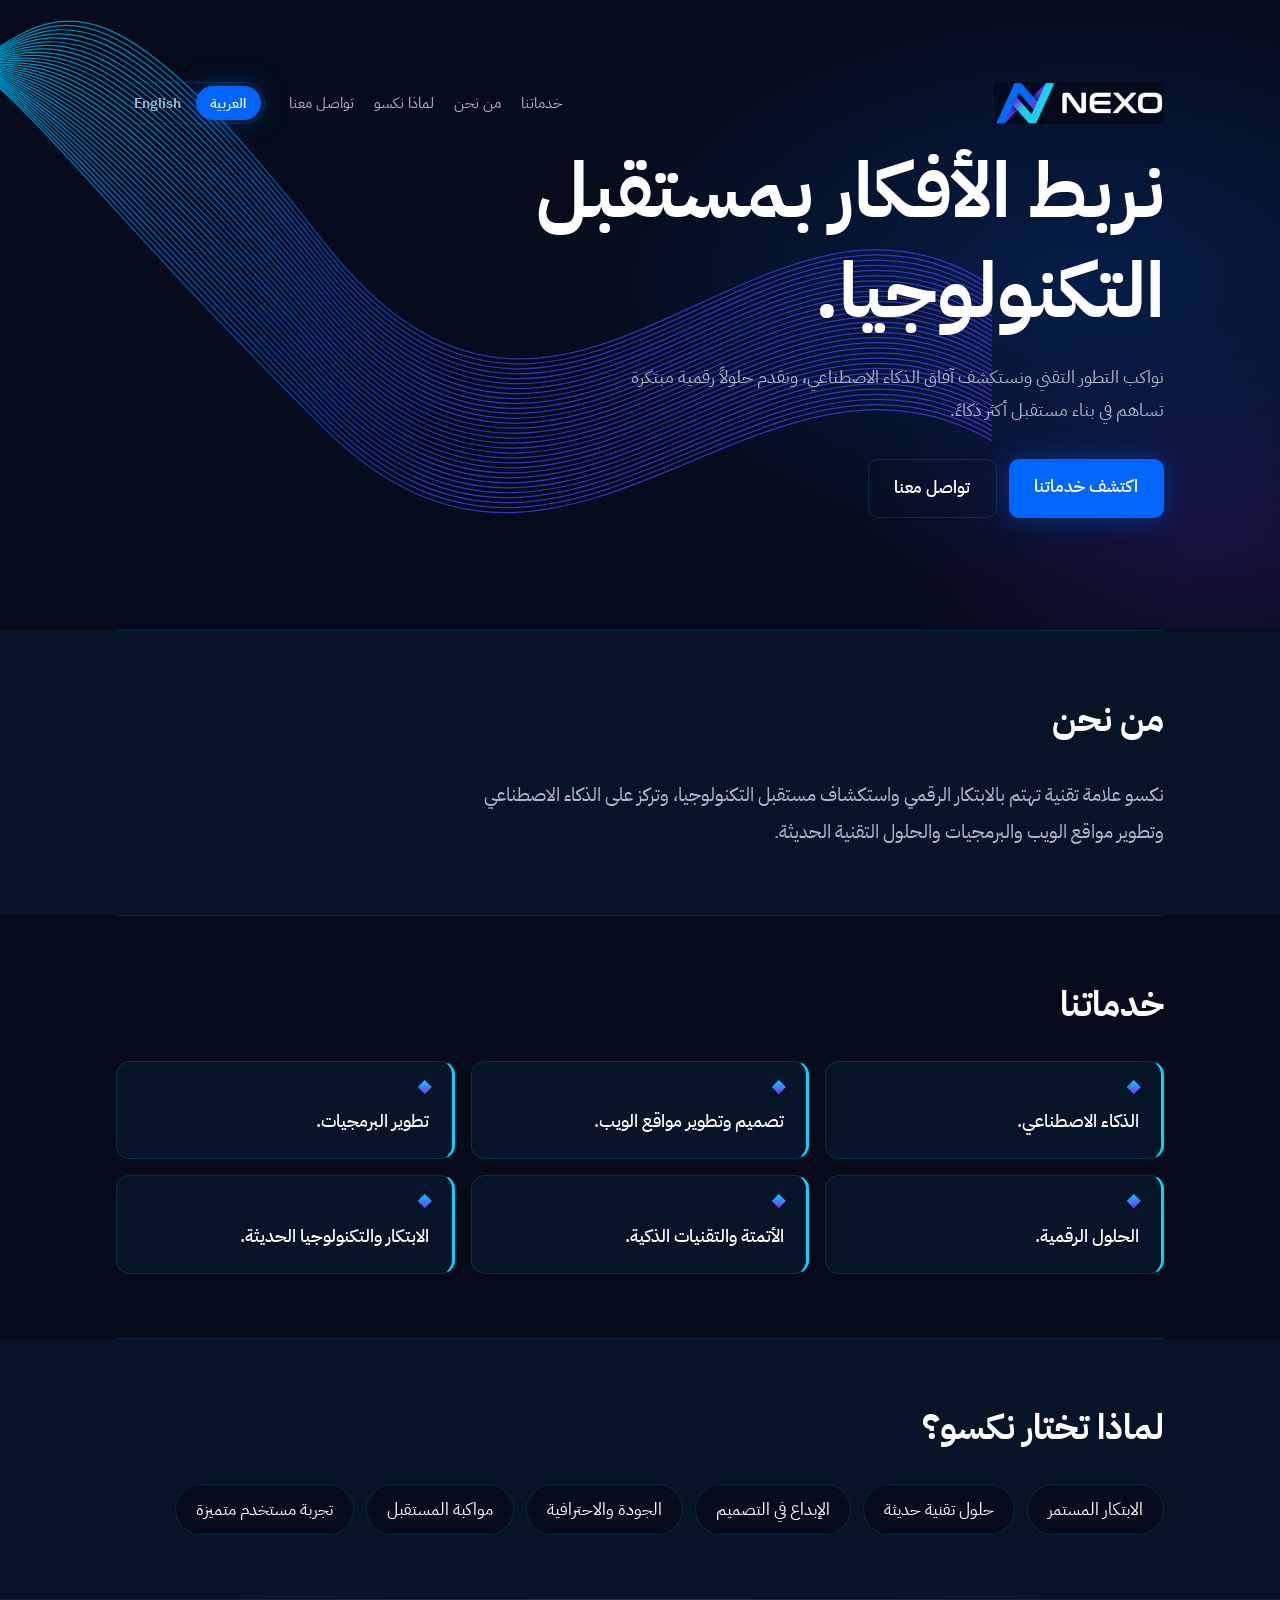
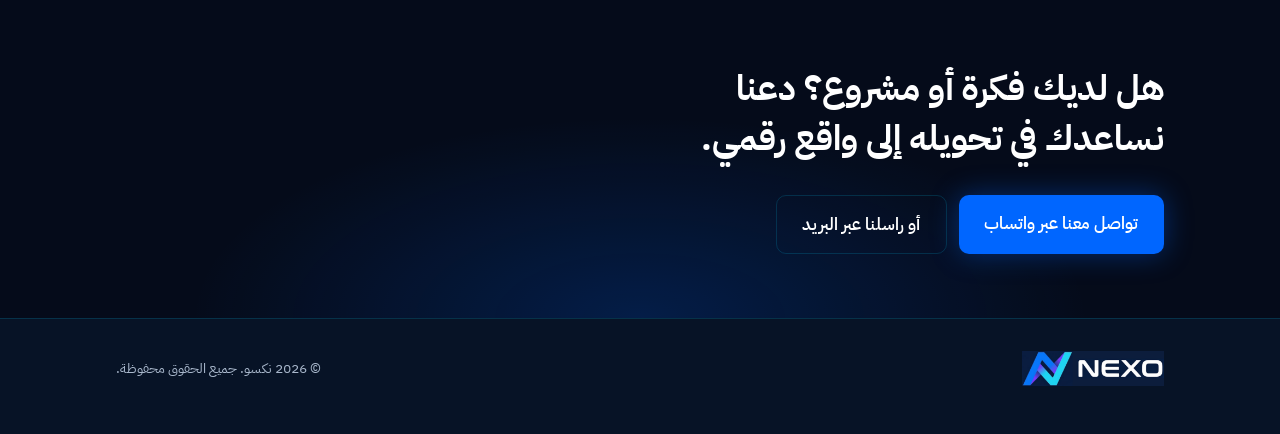
<file: index.html>
<!DOCTYPE html>
<html lang="ar" dir="rtl">
<head>
<meta charset="utf-8">
<meta name="viewport" content="width=device-width, initial-scale=1, viewport-fit=cover">
<title>نكسو | نربط الأفكار بمستقبل التكنولوجيا</title>
<meta name="description" content="نكسو علامة تقنية تهتم بالذكاء الاصطناعي وتطوير مواقع الويب والبرمجيات والحلول الرقمية المبتكرة.">
<link rel="stylesheet" href="https://fonts.googleapis.com/css2?family=IBM+Plex+Sans+Arabic:wght@400;500;700&family=Manrope:wght@400;600;700;800&display=swap">
<style>
:root{
  --navy-deep:#050B1A; --navy:#071326;
  --blue:#0066FF; --cyan:#00D4FF; --purple:#7B2CFF;
  --white:#FFFFFF; --gray:#A9B8CC;
  --g-bc:linear-gradient(135deg,#0066FF,#00D4FF);
  --g-bp:linear-gradient(135deg,#0066FF,#7B2CFF);
  --g-cp:linear-gradient(135deg,#00D4FF,#7B2CFF);
  --line:rgba(0,212,255,.16);
  --glow-blue:0 0 28px rgba(0,102,255,.38);
  --glow-cyan:0 0 24px rgba(0,212,255,.16);
  color-scheme:dark;
  box-sizing:border-box;
  padding-top:env(safe-area-inset-top,0px);
  padding-bottom:env(safe-area-inset-bottom,0px);
}
html{scroll-padding-top:env(safe-area-inset-top,0px);scroll-behavior:smooth}
*,*::before,*::after{box-sizing:inherit}
body{margin:0;overflow-x:clip;background:var(--navy-deep);color:var(--white);font-family:"IBM Plex Sans Arabic",Tahoma,"Segoe UI",system-ui,sans-serif;font-size:1.0625rem;line-height:1.85}
html:lang(en) body{font-family:Manrope,system-ui,-apple-system,"Segoe UI",Arial,sans-serif;line-height:1.7}
a{color:var(--cyan)}
:focus-visible{outline:3px solid var(--cyan);outline-offset:3px;border-radius:4px}
.wrap{max-width:68rem;margin:0 auto;padding:0 1.25rem}
.logo{display:block;height:2.6rem;aspect-ratio:520/128;background:url("[data-uri]") center/contain no-repeat;mix-blend-mode:screen}

header.top{display:flex;justify-content:space-between;align-items:center;gap:.75rem 1.5rem;flex-wrap:wrap;padding:1.1rem 0;position:relative;z-index:2}
.brand{display:block;text-decoration:none;direction:ltr}
.right{display:flex;align-items:center;gap:1.25rem 1.5rem;flex-wrap:wrap}
nav{display:flex;gap:1.25rem;flex-wrap:wrap}
nav a{color:var(--gray);text-decoration:none;font-size:.95rem}
nav a:hover{color:var(--white);text-decoration:underline;text-decoration-color:var(--cyan);text-underline-offset:6px}
.lang{display:inline-flex;border:1px solid var(--line);border-radius:999px;padding:3px}
.lang button{font:inherit;font-size:.9rem;font-weight:600;cursor:pointer;border:0;background:transparent;color:var(--gray);padding:.25rem .9rem;border-radius:999px}
.lang button[aria-pressed="true"]{background:var(--blue);color:var(--white);box-shadow:var(--glow-blue)}

.hero{position:relative;overflow:hidden;background:radial-gradient(60% 70% at 85% 45%,rgba(0,102,255,.20),transparent 70%),radial-gradient(40% 50% at 95% 85%,rgba(123,44,255,.14),transparent 70%),var(--navy-deep)}
.hero .wrap{position:relative;z-index:1;padding-top:4rem;padding-bottom:7rem}
.hero h1{margin:0 0 1.25rem;font-size:clamp(2.4rem,8.5vw,4.8rem);line-height:1.3;font-weight:700;max-width:15ch;color:var(--white)}
html:lang(en) .hero h1{line-height:1.1;max-width:12ch;font-weight:800}
.hero p.lead{margin:0 0 2rem;max-width:34rem;color:var(--gray);font-size:1.1rem}
.btns{display:flex;gap:.75rem;flex-wrap:wrap}
.btn{display:inline-block;padding:.8rem 1.6rem;border-radius:10px;background:var(--blue);color:var(--white);text-decoration:none;font-weight:600;box-shadow:var(--glow-blue)}
.btn:hover{background:var(--g-bc)}
.btn.ghost{background:transparent;color:var(--white);border:1px solid var(--line);box-shadow:none}
.btn.ghost:hover{background:transparent;border-color:var(--cyan);box-shadow:var(--glow-cyan)}
.waves{position:absolute;top:0;bottom:0;inset-inline-end:0;width:min(110%,62rem);height:100%;z-index:0;pointer-events:none;opacity:.7}
html[dir="rtl"] .waves{transform:scaleX(-1)}

section{position:relative;isolation:isolate;padding:4rem 0;border-top:1px solid var(--line)}
section.alt::before{content:"";position:absolute;top:0;bottom:0;left:50%;width:100vw;transform:translateX(-50%);background:var(--navy);z-index:-1}
section h2{margin:0 0 2rem;font-size:clamp(1.6rem,4vw,2.2rem);line-height:1.4;font-weight:700;color:var(--white)}
.about p{max-width:44rem;margin:0;font-size:1.2rem;line-height:1.95;color:var(--gray)}
.rows{list-style:none;margin:0;padding:0;display:grid;grid-template-columns:1fr;gap:1rem}
.rows li{padding:1.25rem 1.4rem;background:var(--navy);border:1px solid var(--line);border-inline-start:3px solid var(--cyan);border-radius:14px;font-size:1.15rem;font-weight:500;color:var(--white)}
.rows li::before{content:"";display:block;width:.6rem;height:.6rem;margin-bottom:.8rem;background:var(--g-cp);transform:rotate(45deg)}
.rows li:hover{box-shadow:var(--glow-cyan)}
.chips{list-style:none;margin:0;padding:0;display:flex;flex-wrap:wrap;gap:.75rem}
.chips li{padding:.55rem 1.25rem;background:var(--navy-deep);border:1px solid var(--line);border-radius:999px;color:var(--white)}
.cta{background:radial-gradient(50% 90% at 50% 100%,rgba(0,102,255,.20),transparent 70%),var(--navy-deep)}
.cta h2{max-width:34rem}
footer{padding:2rem 0 3rem;color:var(--gray);font-size:.9rem;background:var(--navy);border-top:1px solid var(--line)}
footer .wrap{display:flex;justify-content:space-between;align-items:center;gap:1rem;flex-wrap:wrap}
footer .logo{height:2.2rem}

@media (min-width:760px){.rows{grid-template-columns:1fr 1fr}}
@media (min-width:1020px){.rows{grid-template-columns:repeat(3,1fr)}}
@media (prefers-reduced-motion:reduce){html{scroll-behavior:auto}}
</style>
</head>
<body>
<svg width="0" height="0" style="position:absolute" aria-hidden="true" focusable="false">
  <defs>
    <linearGradient id="wg" x1="0" y1="1" x2="1" y2="0">
      <stop offset="0" style="stop-color:var(--purple)"/>
      <stop offset=".5" style="stop-color:var(--blue)"/>
      <stop offset="1" style="stop-color:var(--cyan)"/>
    </linearGradient>
  </defs>
</svg>

<div class="hero">
  <svg class="waves" viewBox="0 0 800 600" preserveAspectRatio="xMaxYMid slice" aria-hidden="true" focusable="false">
    <g id="waves" fill="none" stroke="url(#wg)" stroke-width="1"></g>
  </svg>
  <div class="wrap">
    <header class="top">
      <a class="brand" href="#top" aria-label="NEXO"><span class="logo" aria-hidden="true"></span></a>
      <div class="right">
        <nav data-i18n-aria="aria_nav">
          <a href="#services" data-i18n="nav_services"></a>
          <a href="#about" data-i18n="nav_about"></a>
          <a href="#why" data-i18n="nav_why"></a>
          <a href="#contact" data-i18n="nav_contact"></a>
        </nav>
        <div class="lang" role="group" data-i18n-aria="aria_lang">
          <button type="button" data-l="ar" lang="ar" aria-pressed="true">العربية</button>
          <button type="button" data-l="en" lang="en" aria-pressed="false">English</button>
        </div>
      </div>
    </header>
    <main id="top">
      <h1 data-i18n="hero_title"></h1>
      <p class="lead" data-i18n="hero_desc"></p>
      <div class="btns">
        <a class="btn" href="#services" data-i18n="btn_services"></a>
        <a class="btn ghost" href="#contact" data-i18n="btn_contact"></a>
      </div>
    </main>
  </div>
</div>

<div class="wrap">
  <section id="about" class="about alt">
    <h2 data-i18n="about_h"></h2>
    <p data-i18n="about_p"></p>
  </section>

  <section id="services">
    <h2 data-i18n="services_h"></h2>
    <ul class="rows">
      <li data-i18n="s1"></li><li data-i18n="s2"></li><li data-i18n="s3"></li>
      <li data-i18n="s4"></li><li data-i18n="s5"></li><li data-i18n="s6"></li>
    </ul>
  </section>

  <section id="why" class="alt">
    <h2 data-i18n="why_h"></h2>
    <ul class="chips">
      <li data-i18n="w1"></li><li data-i18n="w2"></li><li data-i18n="w3"></li>
      <li data-i18n="w4"></li><li data-i18n="w5"></li><li data-i18n="w6"></li>
    </ul>
  </section>
</div>

<section id="contact" class="cta">
  <div class="wrap">
    <h2 data-i18n="contact_h"></h2>
    <div class="btns">
      <a class="btn" href="https://wa.me/9647857095892" data-i18n="btn_wa"></a>
      <a class="btn ghost" href="mailto:nexodeveloper888@gmail.com" data-i18n="btn_mail"></a>
    </div>
  </div>
</section>

<footer>
  <div class="wrap">
    <a class="brand" href="#top" aria-label="NEXO"><span class="logo" aria-hidden="true"></span></a>
    <span data-i18n="footer"></span>
  </div>
</footer>

<script type="application/json" id="i18n">
{
"ar":{
"title":"نكسو | نربط الأفكار بمستقبل التكنولوجيا",
"desc":"نكسو علامة تقنية تهتم بالذكاء الاصطناعي وتطوير مواقع الويب والبرمجيات والحلول الرقمية المبتكرة.",
"aria_nav":"أقسام الموقع","aria_lang":"اللغة",
"nav_services":"خدماتنا","nav_about":"من نحن","nav_why":"لماذا نكسو","nav_contact":"تواصل معنا",
"hero_title":"نربط الأفكار بمستقبل التكنولوجيا.",
"hero_desc":"نواكب التطور التقني ونستكشف آفاق الذكاء الاصطناعي، ونقدم حلولاً رقمية مبتكرة تساهم في بناء مستقبل أكثر ذكاءً.",
"btn_services":"اكتشف خدماتنا","btn_contact":"تواصل معنا",
"about_h":"من نحن",
"about_p":"نكسو علامة تقنية تهتم بالابتكار الرقمي واستكشاف مستقبل التكنولوجيا، وتركز على الذكاء الاصطناعي وتطوير مواقع الويب والبرمجيات والحلول التقنية الحديثة.",
"services_h":"خدماتنا",
"s1":"الذكاء الاصطناعي.","s2":"تصميم وتطوير مواقع الويب.","s3":"تطوير البرمجيات.","s4":"الحلول الرقمية.","s5":"الأتمتة والتقنيات الذكية.","s6":"الابتكار والتكنولوجيا الحديثة.",
"why_h":"لماذا تختار نكسو؟",
"w1":"الابتكار المستمر","w2":"حلول تقنية حديثة","w3":"الإبداع في التصميم","w4":"الجودة والاحترافية","w5":"مواكبة المستقبل","w6":"تجربة مستخدم متميزة",
"contact_h":"هل لديك فكرة أو مشروع؟ دعنا نساعدك في تحويله إلى واقع رقمي.",
"btn_wa":"تواصل معنا عبر واتساب","btn_mail":"أو راسلنا عبر البريد",
"footer":"© 2026 نكسو. جميع الحقوق محفوظة."
},
"en":{
"title":"NEXO | Connecting ideas to the future of technology",
"desc":"NEXO is a technology brand focused on artificial intelligence, web development, software and innovative digital solutions.",
"aria_nav":"Site sections","aria_lang":"Language",
"nav_services":"Services","nav_about":"About us","nav_why":"Why NEXO","nav_contact":"Contact",
"hero_title":"We connect ideas to the future of technology.",
"hero_desc":"We keep pace with technological progress and explore the horizons of artificial intelligence, delivering innovative digital solutions that help build a smarter future.",
"btn_services":"Discover our services","btn_contact":"Contact us",
"about_h":"About us",
"about_p":"NEXO is a technology brand dedicated to digital innovation and exploring the future of technology, with a focus on artificial intelligence, web development, software and modern technical solutions.",
"services_h":"Our services",
"s1":"Artificial intelligence.","s2":"Website design and development.","s3":"Software development.","s4":"Digital solutions.","s5":"Automation and smart technologies.","s6":"Innovation and modern technology.",
"why_h":"Why choose NEXO?",
"w1":"Continuous innovation","w2":"Modern technical solutions","w3":"Creative design","w4":"Quality and professionalism","w5":"Keeping pace with the future","w6":"An outstanding user experience",
"contact_h":"Have an idea or a project? Let us help you turn it into a digital reality.",
"btn_wa":"Contact us on WhatsApp","btn_mail":"Or email us",
"footer":"© 2026 NEXO. All rights reserved."
}
}
</script>
<script>
(function(){
  var D=JSON.parse(document.getElementById('i18n').textContent);
  var root=document.documentElement;
  var meta=document.querySelector('meta[name="description"]');
  var btns=document.querySelectorAll('.lang button');

  function apply(l){
    var t=D[l];
    root.lang=l;
    root.dir=(l==='ar')?'rtl':'ltr';
    document.title=t.title;
    meta.setAttribute('content',t.desc);
    document.querySelectorAll('[data-i18n]').forEach(function(el){el.textContent=t[el.getAttribute('data-i18n')];});
    document.querySelectorAll('[data-i18n-aria]').forEach(function(el){el.setAttribute('aria-label',t[el.getAttribute('data-i18n-aria')]);});
    btns.forEach(function(b){b.setAttribute('aria-pressed',b.getAttribute('data-l')===l?'true':'false');});
    try{localStorage.setItem('nexo-lang',l);}catch(e){}
  }

  var start='ar';
  try{var s=localStorage.getItem('nexo-lang');if(s==='ar'||s==='en'){start=s;}}catch(e){}
  apply(start);
  btns.forEach(function(b){b.addEventListener('click',function(){apply(b.getAttribute('data-l'));});});

  var g=document.getElementById('waves'),h='';
  for(var i=0;i<32;i++){
    var o=i/31*150;
    h+='<path d="M-40 '+(430-o*.8)+' C 170 '+(250-o)+' 330 '+(600-o*.6)+' 540 '+(390-o)+' S 760 '+(140-o*.4)+' 860 '+(70+o*.3)+'"/>';
  }
  g.innerHTML=h;
})();
</script>
</body>
</html>
</file>
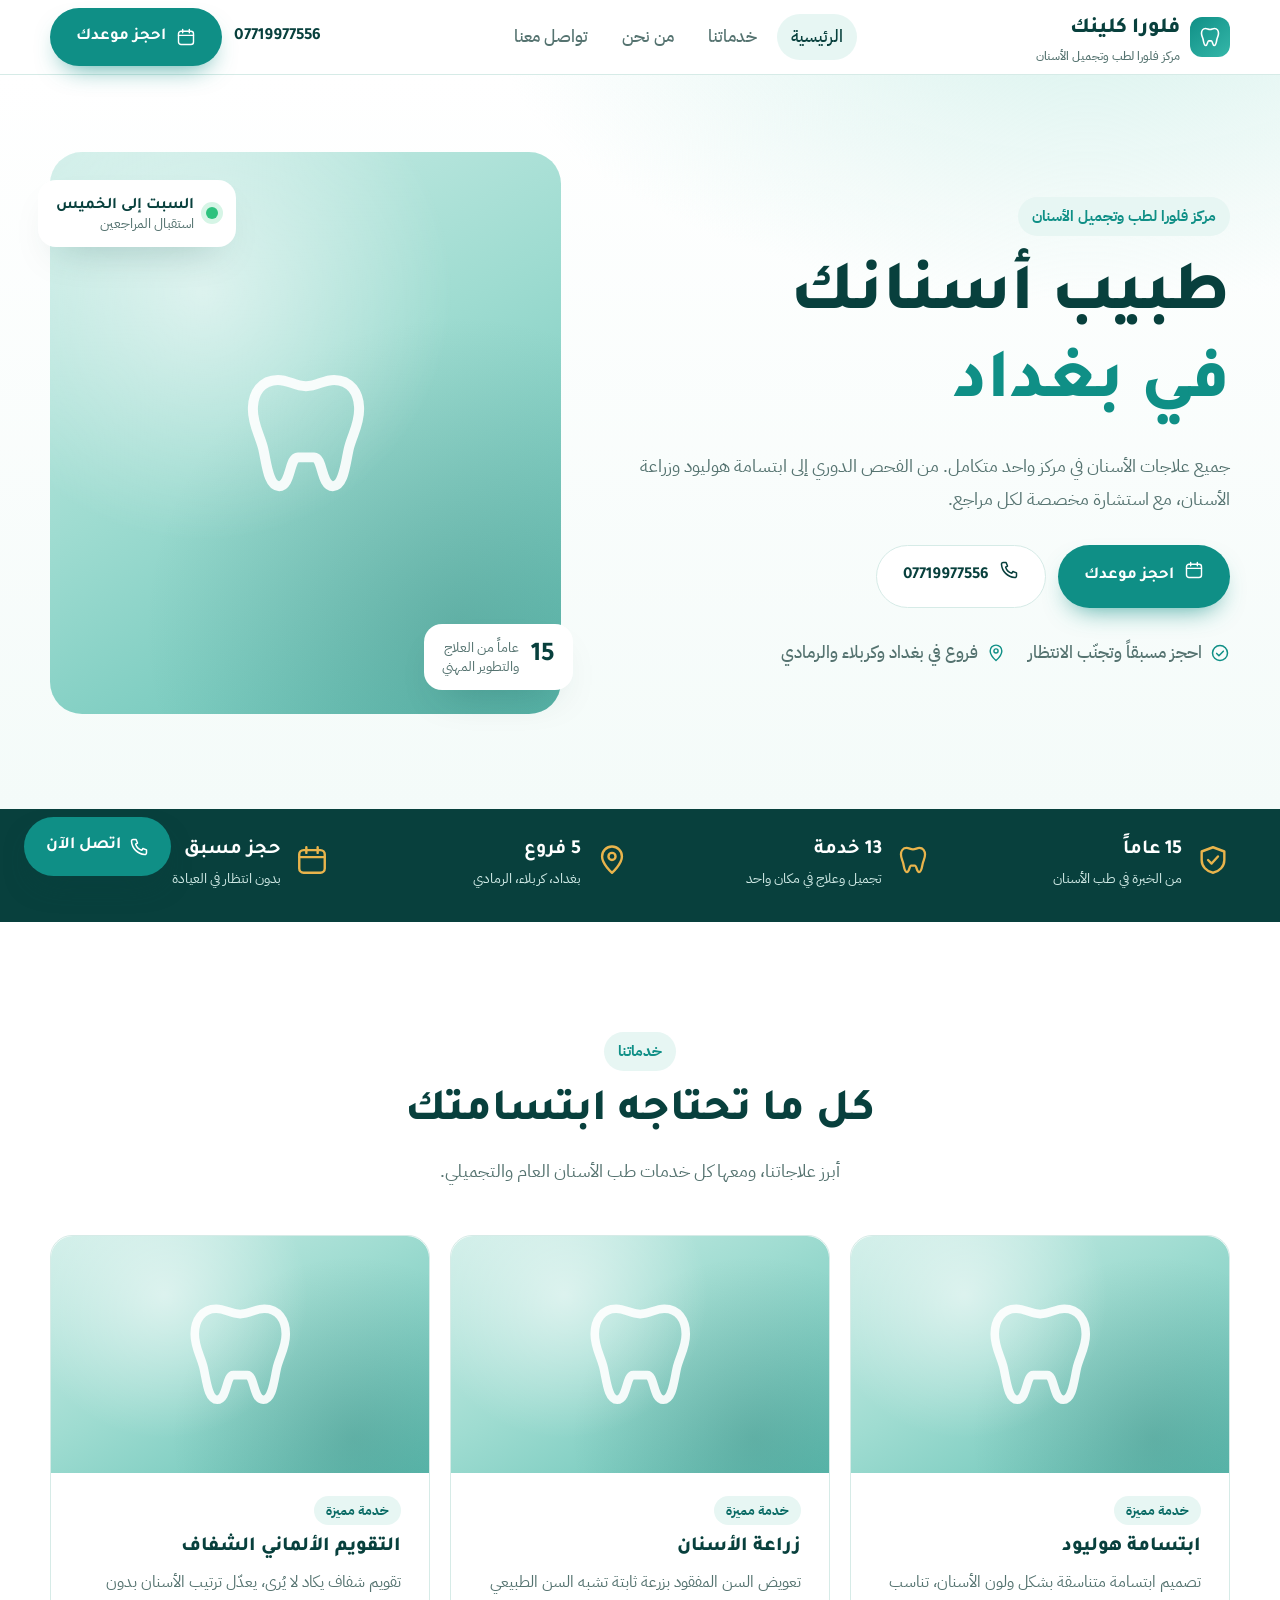
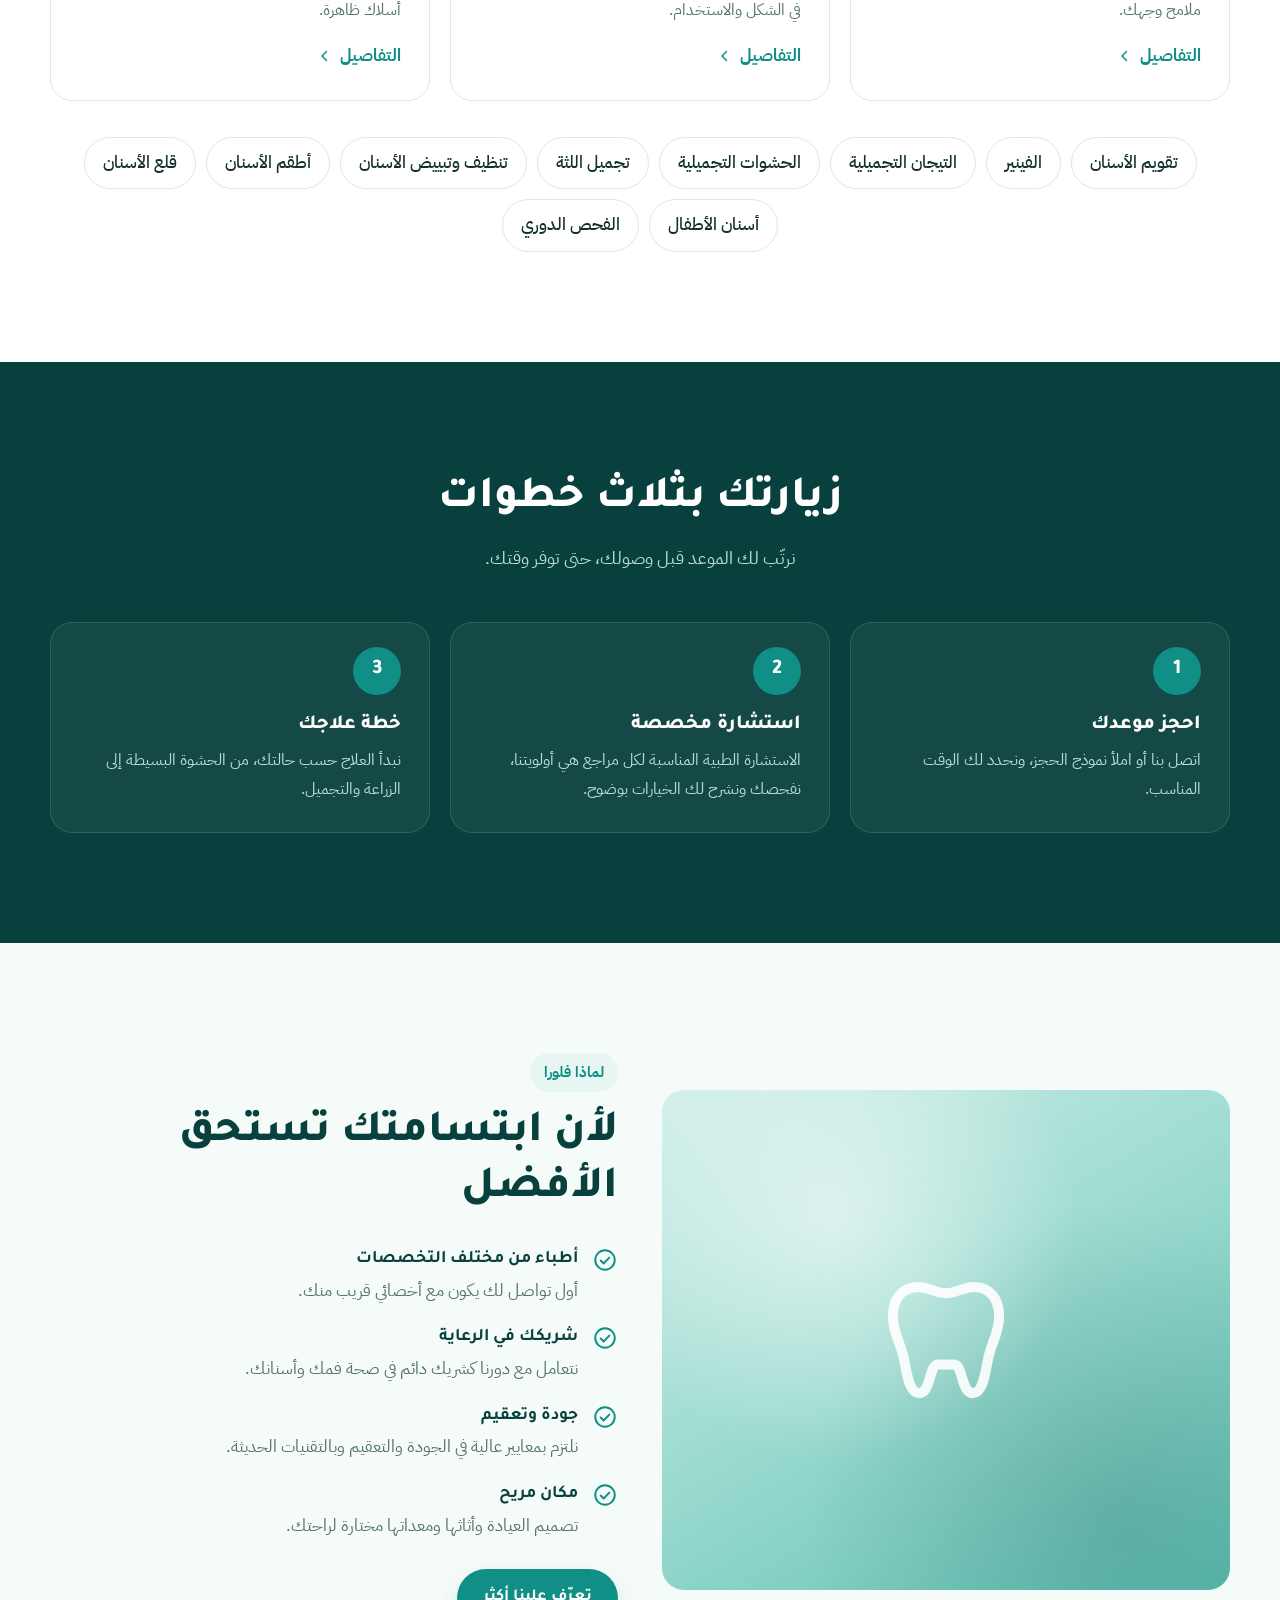
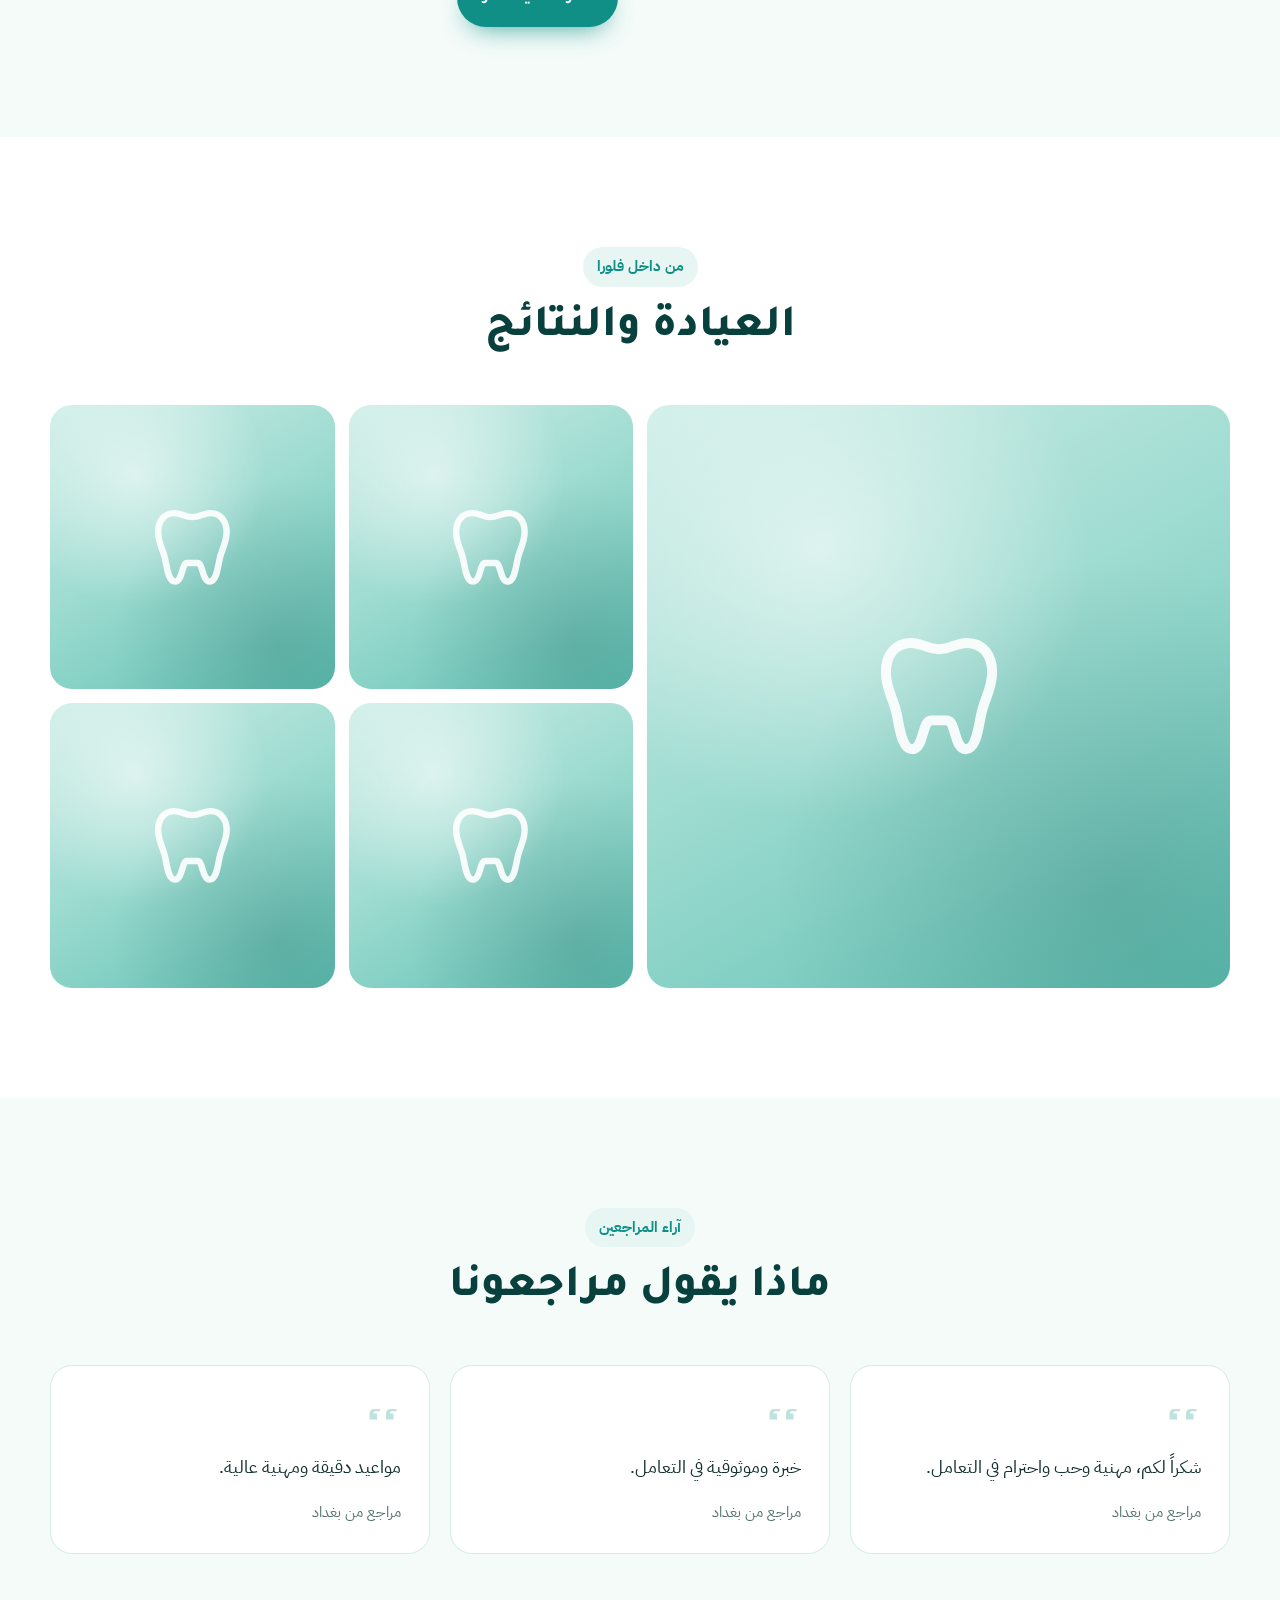
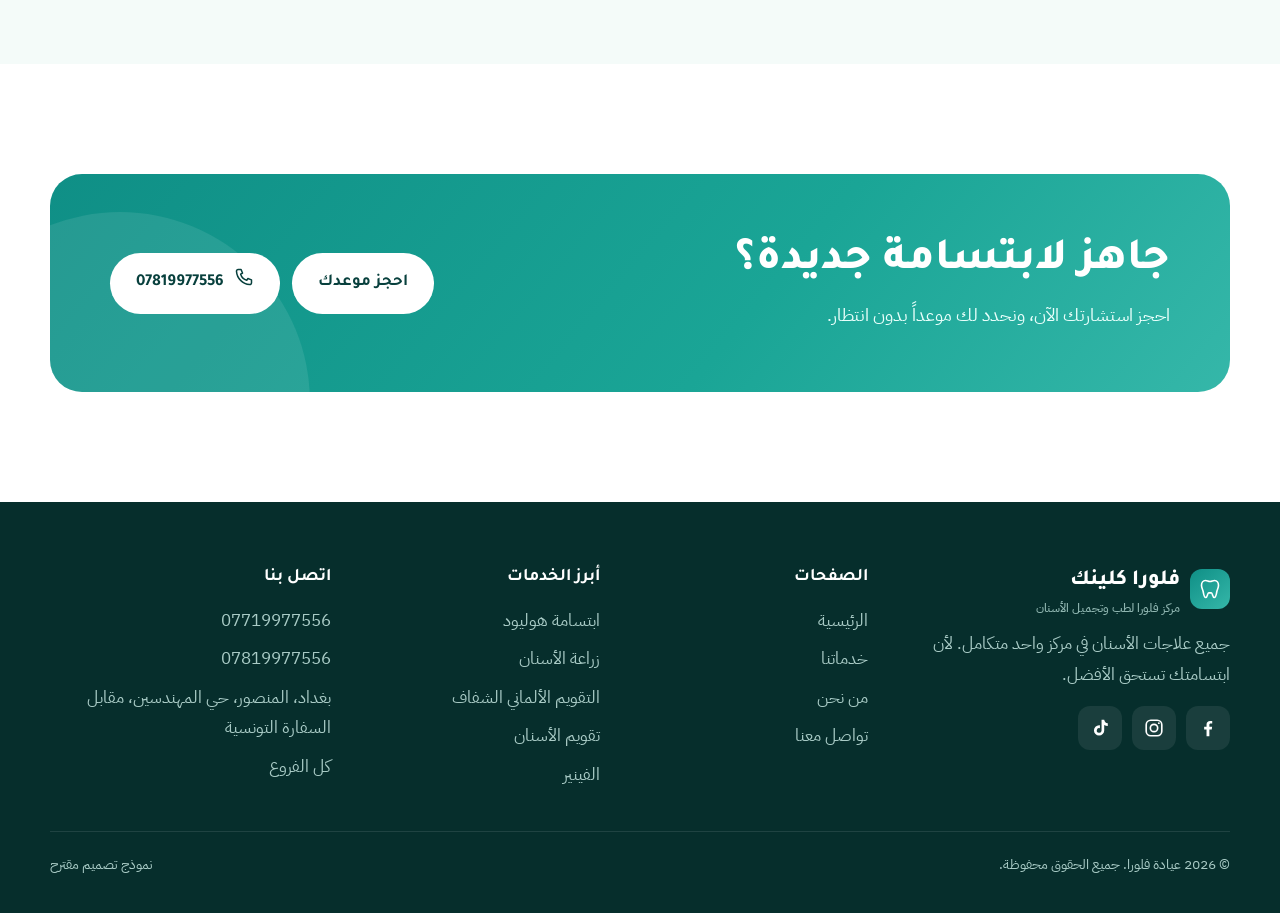
<file: demo/flora/index.html>
<!DOCTYPE html>
<html lang="ar" dir="rtl">
<head>
<meta charset="utf-8">
<meta name="viewport" content="width=device-width, initial-scale=1">
<meta name="robots" content="noindex, nofollow">
<title>فلورا كلينك | مركز فلورا لطب وتجميل الأسنان في بغداد</title>
<meta name="description" content="مركز فلورا لطب وتجميل الأسنان في بغداد. ابتسامة هوليود، زراعة الأسنان، التقويم الشفاف وكل علاجات الأسنان في مركز واحد.">
<link rel="preload" href="fonts/tajawal-arabic-800-normal.woff2" as="font" type="font/woff2" crossorigin>
<link rel="stylesheet" href="style.css">
</head>
<body data-page="index">

<!-- HERO -->
<section class="hero">
  <div class="wrap hero-grid">
    <div>
      <span class="eyebrow">مركز فلورا لطب وتجميل الأسنان</span>
      <h1 class="fade-words" style="margin-top:18px"><span data-line>طبيب أسنانك</span><br><span class="accent" data-line>في بغداد</span></h1>
      <p class="lead">جميع علاجات الأسنان في مركز واحد متكامل. من الفحص الدوري إلى ابتسامة هوليود وزراعة الأسنان، مع استشارة مخصصة لكل مراجع.</p>
      <div class="hero-actions">
        <a class="btn btn-main" href="contact.html#book"><span data-icon="cal"></span> احجز موعدك</a>
        <a class="btn btn-ghost" href="tel:+9647719977556"><span data-icon="phone"></span> <span class="ltr">07719977556</span></a>
      </div>
      <div class="hero-meta">
        <span><span data-icon="check"></span> احجز مسبقاً وتجنّب الانتظار</span>
        <span><span data-icon="pin"></span> فروع في بغداد وكربلاء والرمادي</span>
      </div>
    </div>
    <div class="hero-art">
      <!-- CONFIRM: replace with a real photo of the clinic or the doctor (4:4.4). No real photo available yet. -->
      <div class="ph" role="img" aria-label="صورة العيادة"></div>
      <div class="float-card fc-1"><b data-count="15">15</b><small>عاماً من العلاج<br>والتطوير المهني</small></div>
      <!-- CONFIRM: opening hours. Contact page says Sat to Thu 8:00 to 20:00, help line says 8:00 to 18:00. -->
      <div class="float-card fc-2"><span class="dot"></span><small><b style="font-size:1rem">السبت إلى الخميس</b><br>استقبال المراجعين</small></div>
    </div>
  </div>
</section>

<!-- TRUST BAR -->
<div class="trust">
  <div class="wrap trust-grid">
    <div class="trust-item"><span data-icon="shield"></span><div><b>15 عاماً</b><small>من الخبرة في طب الأسنان</small></div></div>
    <div class="trust-item"><span data-icon="tooth"></span><div><b>13 خدمة</b><small>تجميل وعلاج في مكان واحد</small></div></div>
    <div class="trust-item"><span data-icon="pin"></span><div><b>5 فروع</b><small>بغداد، كربلاء، الرمادي</small></div></div>
    <div class="trust-item"><span data-icon="cal"></span><div><b>حجز مسبق</b><small>بدون انتظار في العيادة</small></div></div>
  </div>
</div>

<!-- SERVICES -->
<section>
  <div class="wrap">
    <div class="sec-head reveal">
      <span class="eyebrow">خدماتنا</span>
      <h2 style="margin-top:14px">كل ما تحتاجه ابتسامتك</h2>
      <p class="lead">أبرز علاجاتنا، ومعها كل خدمات طب الأسنان العام والتجميلي.</p>
    </div>
    <div class="grid g3" id="featured"></div>
    <div class="chips reveal" id="chips"></div>
  </div>
</section>

<!-- HOW IT WORKS -->
<section class="dark">
  <div class="wrap">
    <div class="sec-head reveal">
      <h2>زيارتك بثلاث خطوات</h2>
      <p class="lead" style="color:#b9dcd7">نرتّب لك الموعد قبل وصولك، حتى توفر وقتك.</p>
    </div>
    <div class="grid g3 steps">
      <div class="card step reveal"><h3>احجز موعدك</h3><p>اتصل بنا أو املأ نموذج الحجز، ونحدد لك الوقت المناسب.</p></div>
      <div class="card step reveal"><h3>استشارة مخصصة</h3><p>الاستشارة الطبية المناسبة لكل مراجع هي أولويتنا، نفحصك ونشرح لك الخيارات بوضوح.</p></div>
      <div class="card step reveal"><h3>خطة علاجك</h3><p>نبدأ العلاج حسب حالتك، من الحشوة البسيطة إلى الزراعة والتجميل.</p></div>
    </div>
  </div>
</section>

<!-- WHY US -->
<section class="tint">
  <div class="wrap split">
    <div class="reveal">
      <!-- CONFIRM: replace with a real photo of the clinic interior or equipment. -->
      <div class="ph" role="img" aria-label="داخل العيادة"></div>
    </div>
    <div class="reveal">
      <span class="eyebrow">لماذا فلورا</span>
      <h2 style="margin-top:14px">لأن ابتسامتك تستحق الأفضل</h2>
      <ul class="checks">
        <li><span data-icon="check"></span><div><b>أطباء من مختلف التخصصات</b><span>أول تواصل لك يكون مع أخصائي قريب منك.</span></div></li>
        <li><span data-icon="check"></span><div><b>شريكك في الرعاية</b><span>نتعامل مع دورنا كشريك دائم في صحة فمك وأسنانك.</span></div></li>
        <li><span data-icon="check"></span><div><b>جودة وتعقيم</b><span>نلتزم بمعايير عالية في الجودة والتعقيم وبالتقنيات الحديثة.</span></div></li>
        <li><span data-icon="check"></span><div><b>مكان مريح</b><span>تصميم العيادة وأثاثها ومعداتها مختارة لراحتك.</span></div></li>
      </ul>
      <a class="btn btn-main" href="about.html" style="margin-top:28px">تعرّف علينا أكثر</a>
    </div>
  </div>
</section>

<!-- GALLERY -->
<section>
  <div class="wrap">
    <div class="sec-head reveal">
      <span class="eyebrow">من داخل فلورا</span>
      <h2 style="margin-top:14px">العيادة والنتائج</h2>
    </div>
    <!-- CONFIRM: 5 real photos (clinic, team, before/after cases with patient consent). -->
    <div class="gallery reveal">
      <div class="ph" role="img" aria-label="صورة"></div>
      <div class="ph" role="img" aria-label="صورة"></div>
      <div class="ph" role="img" aria-label="صورة"></div>
      <div class="ph" role="img" aria-label="صورة"></div>
      <div class="ph" role="img" aria-label="صورة"></div>
    </div>
  </div>
</section>

<!-- TESTIMONIALS -->
<section class="tint">
  <div class="wrap">
    <div class="sec-head reveal">
      <span class="eyebrow">آراء المراجعين</span>
      <h2 style="margin-top:14px">ماذا يقول مراجعونا</h2>
    </div>
    <!-- CONFIRM: these three quotes are copied from the clinic's current site, where they are signed only "عميل". Replace with real named reviews before going live. -->
    <div class="grid g3">
      <blockquote class="card quote reveal"><span data-icon="quote"></span><p>شكراً لكم، مهنية وحب واحترام في التعامل.</p><footer>مراجع من بغداد</footer></blockquote>
      <blockquote class="card quote reveal"><span data-icon="quote"></span><p>خبرة وموثوقية في التعامل.</p><footer>مراجع من بغداد</footer></blockquote>
      <blockquote class="card quote reveal"><span data-icon="quote"></span><p>مواعيد دقيقة ومهنية عالية.</p><footer>مراجع من بغداد</footer></blockquote>
    </div>
  </div>
</section>

<!-- CTA -->
<section>
  <div class="wrap">
    <div class="cta-band reveal">
      <div>
        <h2>جاهز لابتسامة جديدة؟</h2>
        <p style="margin-top:10px;font-size:1.1rem">احجز استشارتك الآن، ونحدد لك موعداً بدون انتظار.</p>
      </div>
      <div class="hero-actions">
        <a class="btn btn-light" href="contact.html#book">احجز موعدك</a>
        <a class="btn btn-light" href="tel:+9647819977556"><span data-icon="phone"></span> <span class="ltr">07819977556</span></a>
      </div>
    </div>
  </div>
</section>

<script src="app.js"></script>
</body>
</html>
</file>
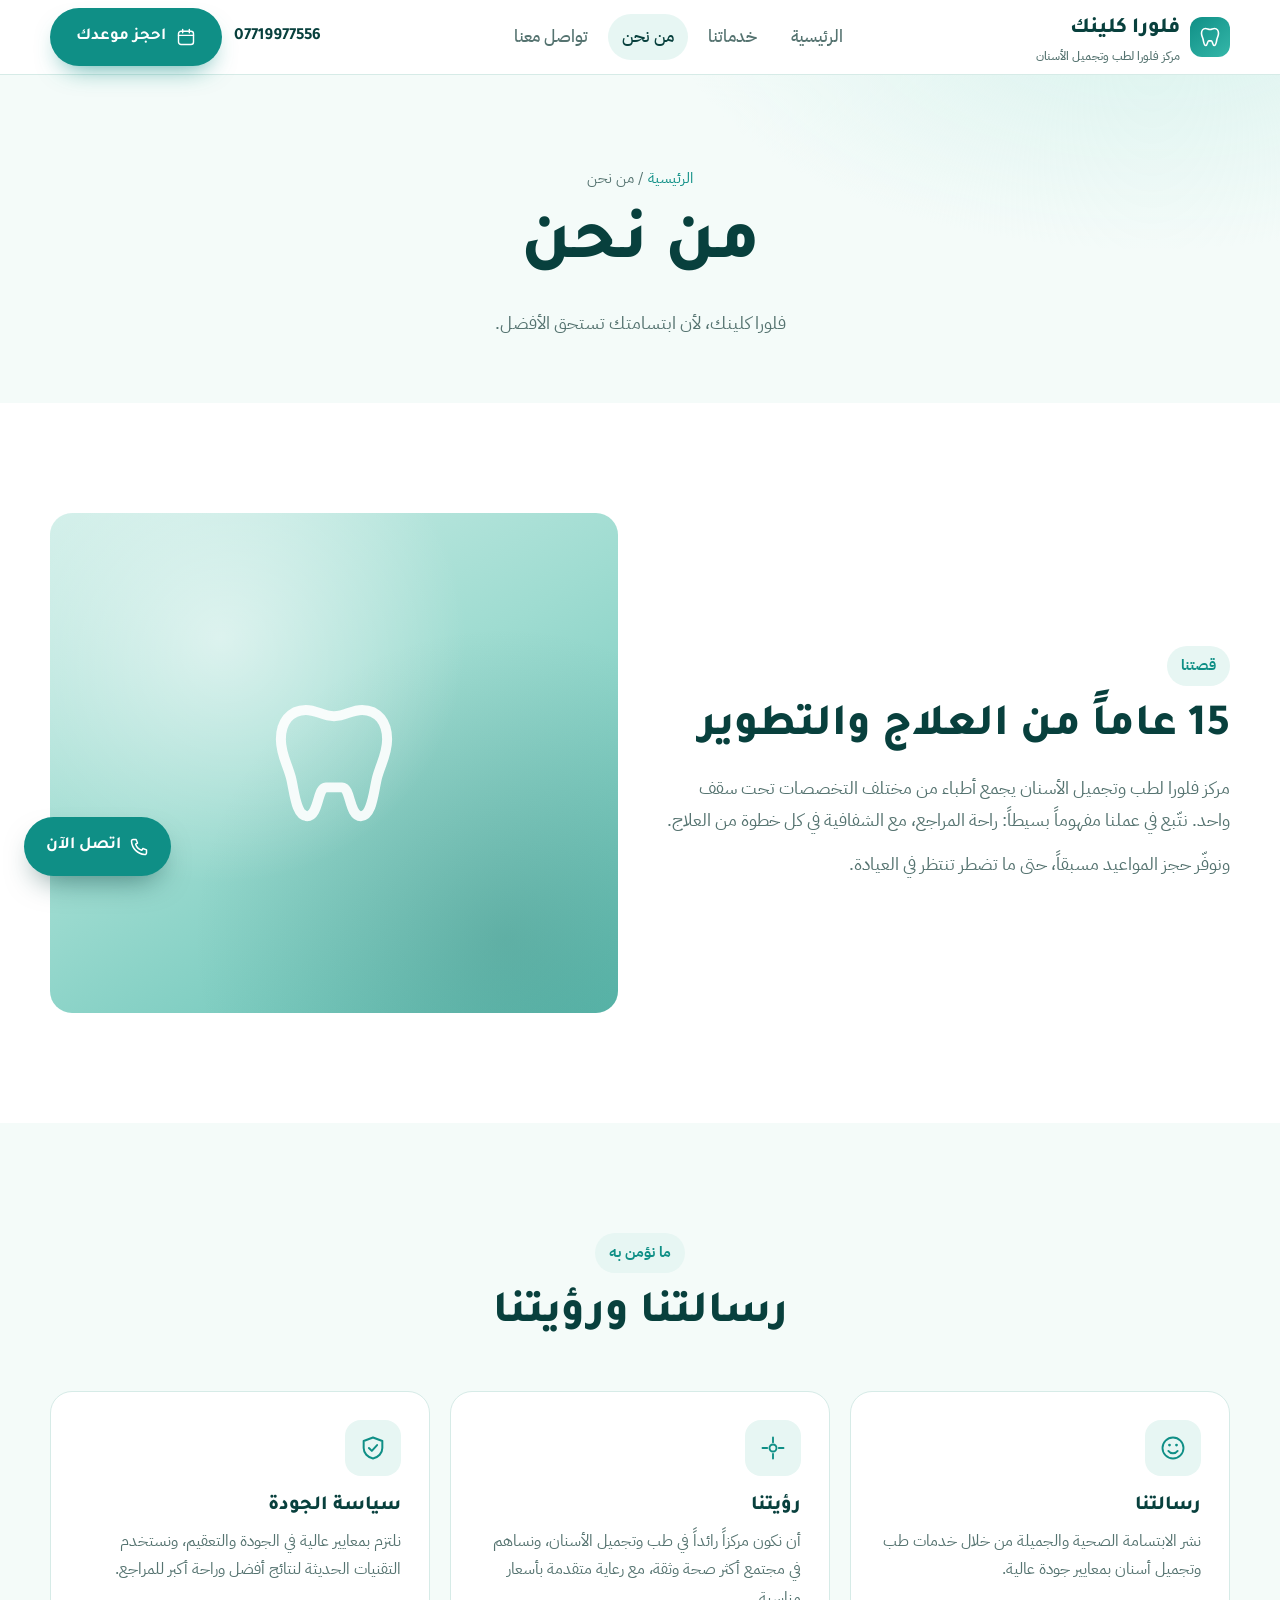
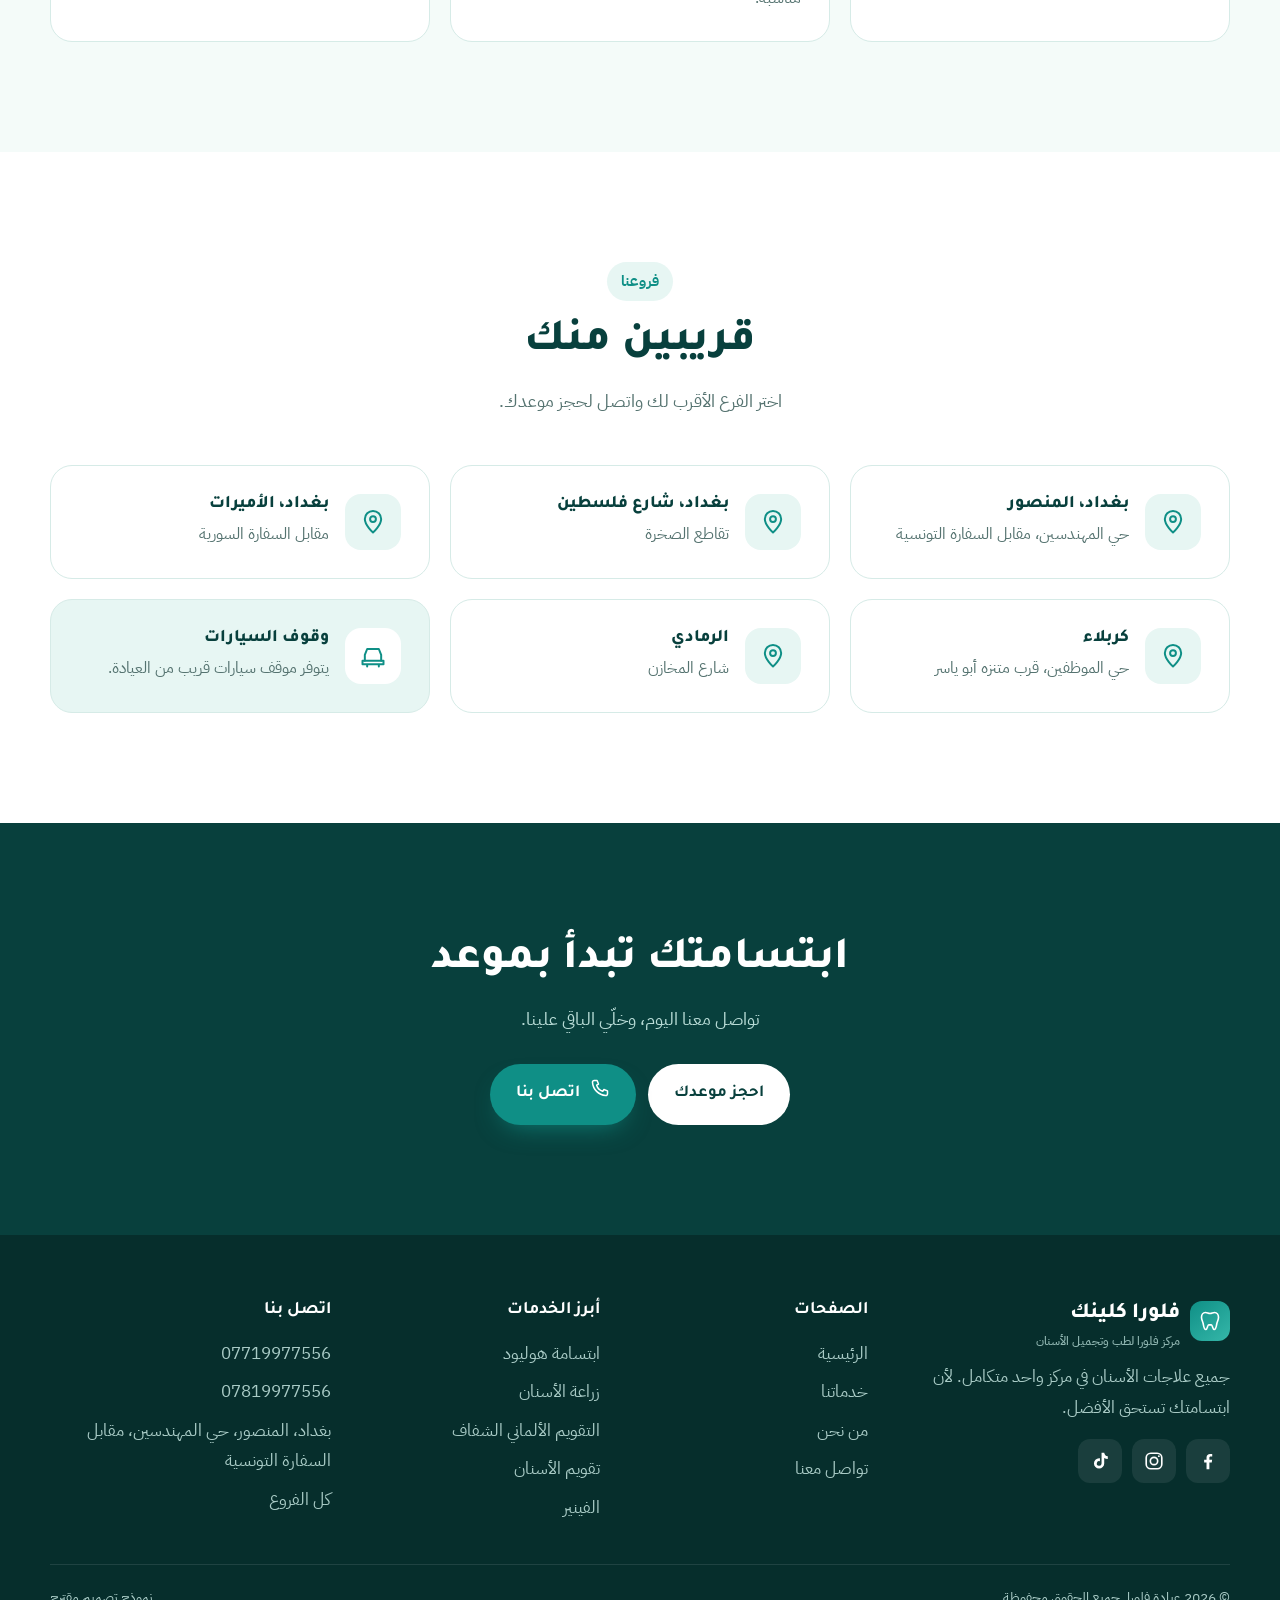
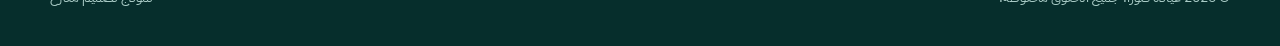
<file: demo/flora/about.html>
<!DOCTYPE html>
<html lang="ar" dir="rtl">
<head>
<meta charset="utf-8">
<meta name="viewport" content="width=device-width, initial-scale=1">
<meta name="robots" content="noindex, nofollow">
<title>من نحن | فلورا كلينك</title>
<meta name="description" content="تعرّف على مركز فلورا لطب وتجميل الأسنان: رسالتنا، رؤيتنا، سياسة الجودة وفروعنا في بغداد وكربلاء والرمادي.">
<link rel="stylesheet" href="style.css">
</head>
<body data-page="about">

<section class="page-hero">
  <div class="wrap">
    <div class="crumbs"><a href="index.html">الرئيسية</a> / من نحن</div>
    <h1 class="fade-words"><span data-line>من نحن</span></h1>
    <p class="lead">فلورا كلينك، لأن ابتسامتك تستحق الأفضل.</p>
  </div>
</section>

<section>
  <div class="wrap split">
    <div class="reveal">
      <span class="eyebrow">قصتنا</span>
      <h2 style="margin-top:14px">15 عاماً من العلاج والتطوير</h2>
      <p class="lead" style="margin-top:16px">مركز فلورا لطب وتجميل الأسنان يجمع أطباء من مختلف التخصصات تحت سقف واحد. نتّبع في عملنا مفهوماً بسيطاً: راحة المراجع، مع الشفافية في كل خطوة من العلاج.</p>
      <p class="lead" style="margin-top:12px">ونوفّر حجز المواعيد مسبقاً، حتى ما تضطر تنتظر في العيادة.</p>
    </div>
    <div class="reveal">
      <!-- CONFIRM: replace with a real photo of the clinic team. The current site's team page shows template doctors, not Flora's staff. -->
      <div class="ph" role="img" aria-label="فريق العيادة"></div>
    </div>
  </div>
</section>

<section class="tint values">
  <div class="wrap">
    <div class="sec-head reveal">
      <span class="eyebrow">ما نؤمن به</span>
      <h2 style="margin-top:14px">رسالتنا ورؤيتنا</h2>
    </div>
    <div class="grid g3">
      <div class="card reveal"><div class="ic" data-icon="smile"></div><h3>رسالتنا</h3><p>نشر الابتسامة الصحية والجميلة من خلال خدمات طب وتجميل أسنان بمعايير جودة عالية.</p></div>
      <div class="card reveal"><div class="ic" data-icon="shine"></div><h3>رؤيتنا</h3><p>أن نكون مركزاً رائداً في طب وتجميل الأسنان، ونساهم في مجتمع أكثر صحة وثقة، مع رعاية متقدمة بأسعار مناسبة.</p></div>
      <div class="card reveal"><div class="ic" data-icon="shield"></div><h3>سياسة الجودة</h3><p>نلتزم بمعايير عالية في الجودة والتعقيم، ونستخدم التقنيات الحديثة لنتائج أفضل وراحة أكبر للمراجع.</p></div>
    </div>
  </div>
</section>

<section id="branches">
  <div class="wrap">
    <div class="sec-head reveal">
      <span class="eyebrow">فروعنا</span>
      <h2 style="margin-top:14px">قريبين منك</h2>
      <p class="lead">اختر الفرع الأقرب لك واتصل لحجز موعدك.</p>
    </div>
    <!-- CONFIRM: branch list copied from the clinic's current contact page. Check each branch is still open. -->
    <div class="grid g3">
      <div class="card branch reveal"><div class="ic" data-icon="pin"></div><div><h3>بغداد، المنصور</h3><p>حي المهندسين، مقابل السفارة التونسية</p></div></div>
      <div class="card branch reveal"><div class="ic" data-icon="pin"></div><div><h3>بغداد، شارع فلسطين</h3><p>تقاطع الصخرة</p></div></div>
      <div class="card branch reveal"><div class="ic" data-icon="pin"></div><div><h3>بغداد، الأميرات</h3><p>مقابل السفارة السورية</p></div></div>
      <div class="card branch reveal"><div class="ic" data-icon="pin"></div><div><h3>كربلاء</h3><p>حي الموظفين، قرب متنزه أبو ياسر</p></div></div>
      <div class="card branch reveal"><div class="ic" data-icon="pin"></div><div><h3>الرمادي</h3><p>شارع المخازن</p></div></div>
      <div class="card branch reveal" style="background:var(--mint)"><div class="ic" data-icon="car" style="background:#fff"></div><div><h3>وقوف السيارات</h3><p>يتوفر موقف سيارات قريب من العيادة.</p></div></div>
    </div>
  </div>
</section>

<section class="dark">
  <div class="wrap" style="text-align:center">
    <h2 class="reveal">ابتسامتك تبدأ بموعد</h2>
    <p class="lead reveal" style="margin:14px auto 28px;color:#b9dcd7">تواصل معنا اليوم، وخلّي الباقي علينا.</p>
    <div class="hero-actions reveal" style="justify-content:center">
      <a class="btn btn-light" href="contact.html#book">احجز موعدك</a>
      <a class="btn btn-main" href="tel:+9647719977556"><span data-icon="phone"></span> اتصل بنا</a>
    </div>
  </div>
</section>

<script src="app.js"></script>
</body>
</html>
</file>
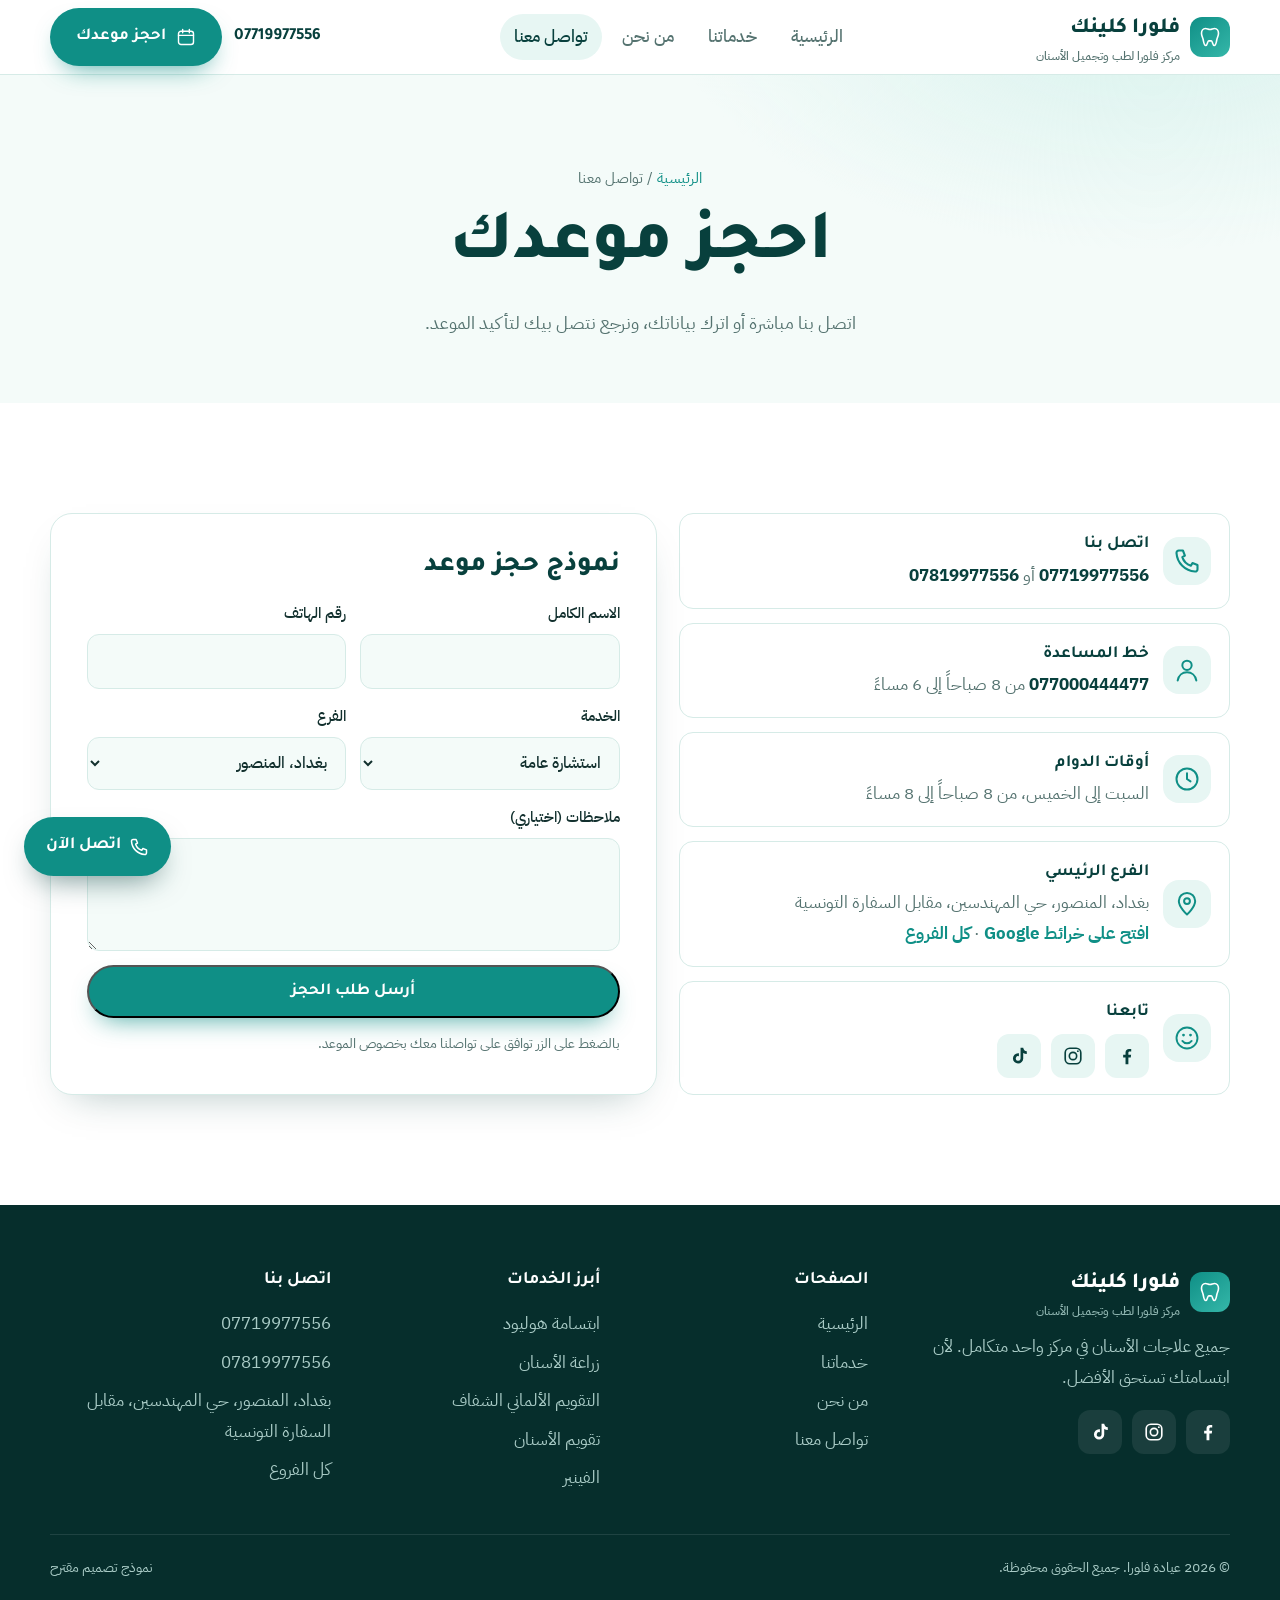
<file: demo/flora/contact.html>
<!DOCTYPE html>
<html lang="ar" dir="rtl">
<head>
<meta charset="utf-8">
<meta name="viewport" content="width=device-width, initial-scale=1">
<meta name="robots" content="noindex, nofollow">
<title>تواصل معنا واحجز موعدك | فلورا كلينك</title>
<meta name="description" content="احجز موعدك في مركز فلورا لطب وتجميل الأسنان. اتصل على 07719977556 أو 07819977556.">
<link rel="stylesheet" href="style.css">
</head>
<body data-page="contact">

<section class="page-hero">
  <div class="wrap">
    <div class="crumbs"><a href="index.html">الرئيسية</a> / تواصل معنا</div>
    <h1 class="fade-words"><span data-line>احجز موعدك</span></h1>
    <p class="lead">اتصل بنا مباشرة أو اترك بياناتك، ونرجع نتصل بيك لتأكيد الموعد.</p>
  </div>
</section>

<section>
  <div class="wrap contact-grid">
    <div class="info-list reveal">
      <div class="info"><div class="ic" data-icon="phone"></div><div><b>اتصل بنا</b><a class="num" href="tel:+9647719977556">07719977556</a> <span>أو</span> <a class="num" href="tel:+9647819977556">07819977556</a></div></div>
      <!-- CONFIRM: help line number 077000444477 appears in the current site header; check it is still in use. -->
      <div class="info"><div class="ic" data-icon="user"></div><div><b>خط المساعدة</b><a class="num" href="tel:+96477000444477">077000444477</a> <span>من 8 صباحاً إلى 6 مساءً</span></div></div>
      <!-- CONFIRM: hours. Current site lists Sat to Thu 8:00 to 20:00 on the contact page. -->
      <div class="info"><div class="ic" data-icon="clock"></div><div><b>أوقات الدوام</b><span>السبت إلى الخميس، من 8 صباحاً إلى 8 مساءً</span></div></div>
      <div class="info"><div class="ic" data-icon="pin"></div><div><b>الفرع الرئيسي</b><span>بغداد، المنصور، حي المهندسين، مقابل السفارة التونسية</span><br><a href="https://www.google.com/maps?q=33.3577109,44.4140207" style="color:var(--teal);font-weight:700">افتح على خرائط Google</a> <span>·</span> <a href="about.html#branches" style="color:var(--teal);font-weight:700">كل الفروع</a></div></div>
      <div class="info"><div class="ic" data-icon="smile"></div><div><b>تابعنا</b>
        <div class="social">
          <a href="https://www.facebook.com/Floraclinic1" aria-label="فيسبوك" data-icon="fb"></a>
          <a href="https://www.instagram.com/flora.clinic1" aria-label="إنستغرام" data-icon="ig"></a>
          <a href="https://www.tiktok.com/@flora.clinic" aria-label="تيك توك" data-icon="tt"></a>
        </div></div></div>
    </div>

    <!-- Demo form: shows a success message only. Not connected to any backend until the clinic approves. -->
    <form class="form reveal" id="book">
      <h2 style="font-size:1.7rem">نموذج حجز موعد</h2>
      <div class="row2">
        <label>الاسم الكامل<input type="text" name="name" required autocomplete="name"></label>
        <label>رقم الهاتف<input type="tel" name="phone" required inputmode="tel" dir="ltr" autocomplete="tel"></label>
      </div>
      <div class="row2">
        <label>الخدمة
          <select name="service" id="svcSelect"><option value="">استشارة عامة</option></select>
        </label>
        <label>الفرع
          <select name="branch">
            <option>بغداد، المنصور</option><option>بغداد، شارع فلسطين</option><option>بغداد، الأميرات</option><option>كربلاء</option><option>الرمادي</option>
          </select>
        </label>
      </div>
      <label>ملاحظات (اختياري)<textarea name="msg" rows="3"></textarea></label>
      <button class="btn btn-main" type="submit">أرسل طلب الحجز</button>
      <div class="form-ok">تم استلام طلبك، راح نتصل بيك قريباً لتأكيد الموعد.</div>
      <p class="note">بالضغط على الزر توافق على تواصلنا معك بخصوص الموعد.</p>
    </form>
  </div>
</section>

<script src="app.js"></script>
</body>
</html>
</file>
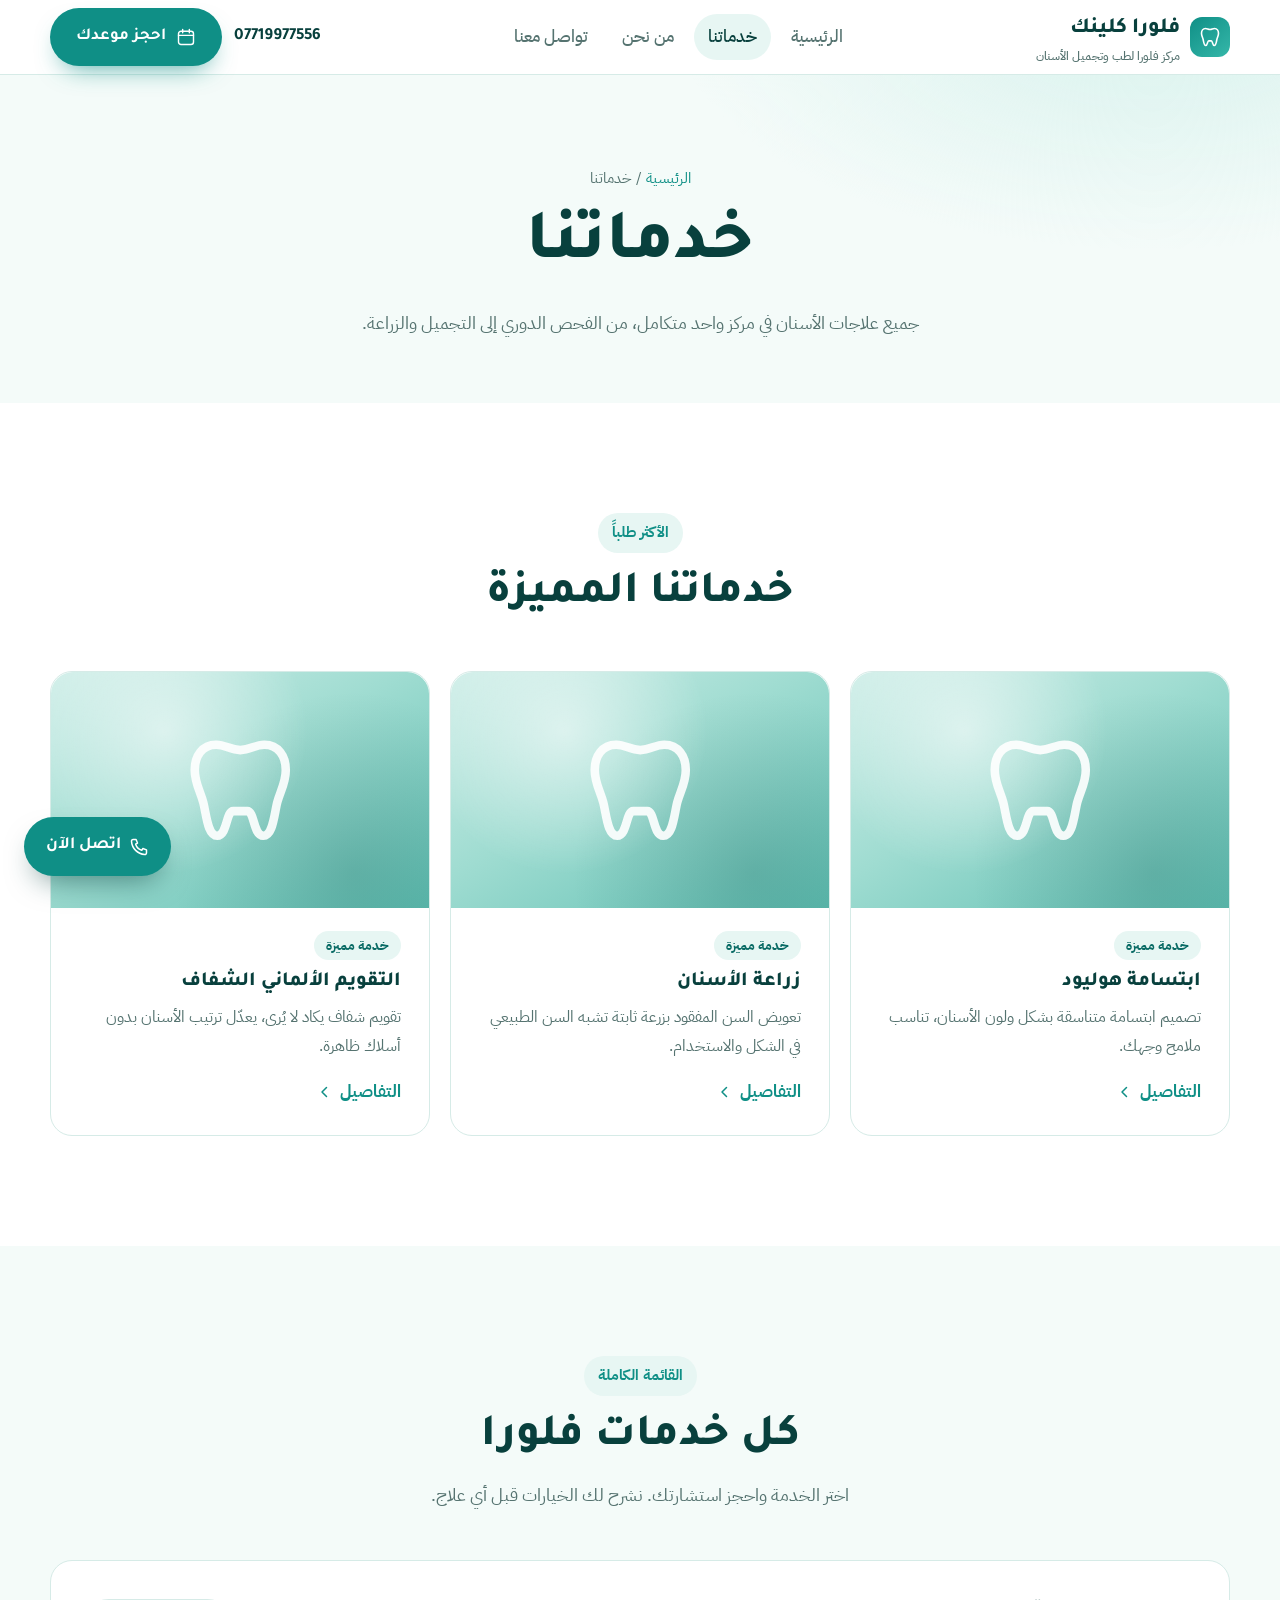
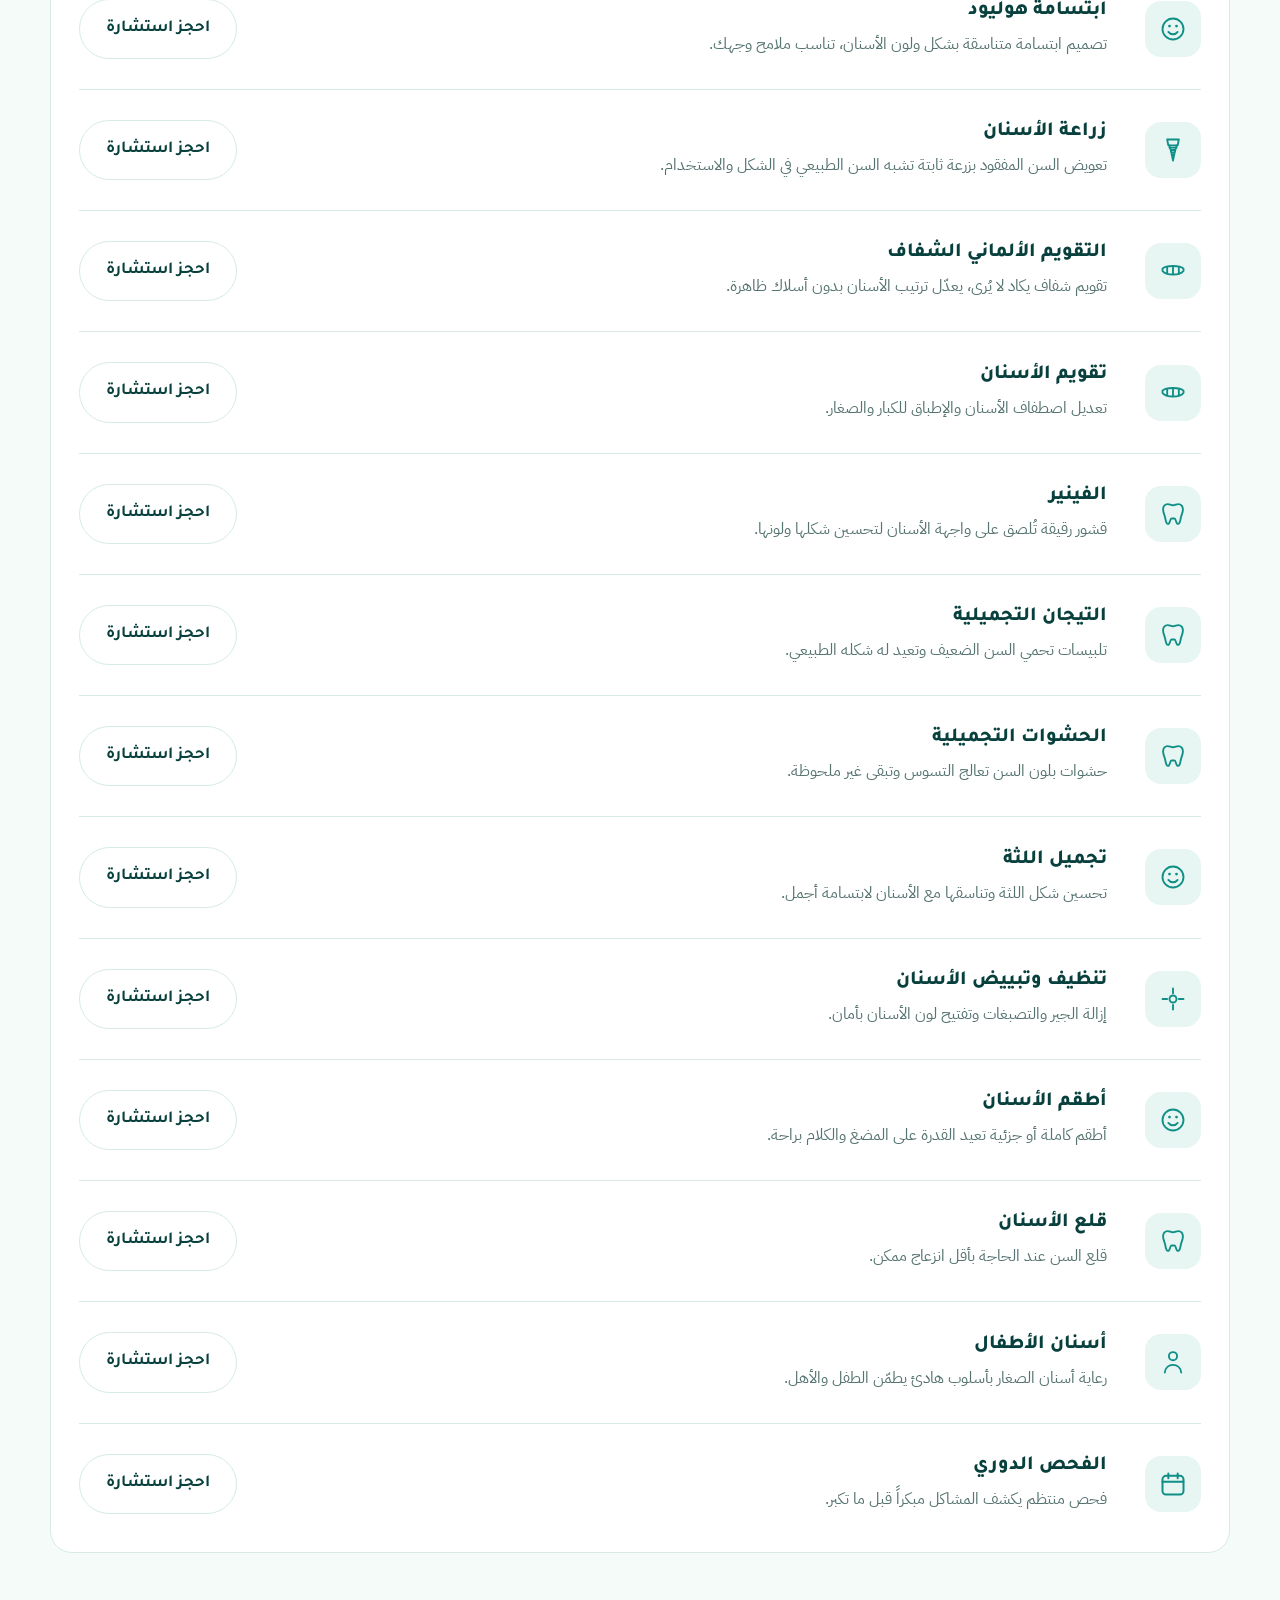
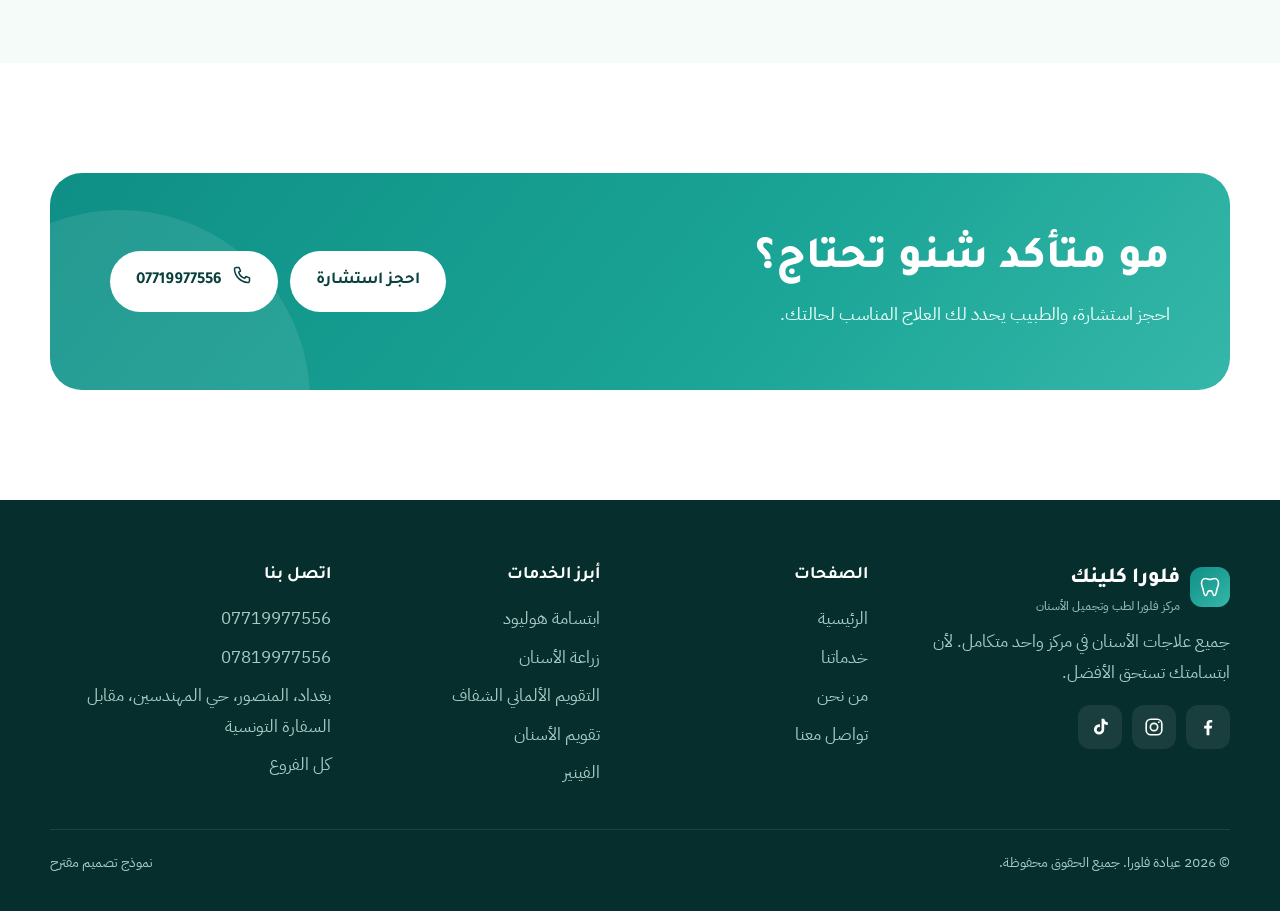
<file: demo/flora/services.html>
<!DOCTYPE html>
<html lang="ar" dir="rtl">
<head>
<meta charset="utf-8">
<meta name="viewport" content="width=device-width, initial-scale=1">
<meta name="robots" content="noindex, nofollow">
<title>خدماتنا | فلورا كلينك</title>
<meta name="description" content="خدمات مركز فلورا لطب وتجميل الأسنان: ابتسامة هوليود، زراعة، تقويم شفاف، فينير، تبييض، أسنان الأطفال وغيرها.">
<link rel="stylesheet" href="style.css">
</head>
<body data-page="services">

<section class="page-hero">
  <div class="wrap">
    <div class="crumbs"><a href="index.html">الرئيسية</a> / خدماتنا</div>
    <h1 class="fade-words"><span data-line>خدماتنا</span></h1>
    <p class="lead">جميع علاجات الأسنان في مركز واحد متكامل، من الفحص الدوري إلى التجميل والزراعة.</p>
  </div>
</section>

<section>
  <div class="wrap">
    <div class="sec-head reveal">
      <span class="eyebrow">الأكثر طلباً</span>
      <h2 style="margin-top:14px">خدماتنا المميزة</h2>
    </div>
    <div class="grid g3" id="featured"></div>
  </div>
</section>

<section class="tint">
  <div class="wrap">
    <div class="sec-head reveal">
      <span class="eyebrow">القائمة الكاملة</span>
      <h2 style="margin-top:14px">كل خدمات فلورا</h2>
      <p class="lead">اختر الخدمة واحجز استشارتك. نشرح لك الخيارات قبل أي علاج.</p>
    </div>
    <!-- CONFIRM: short descriptions are general explanations of each treatment, written for this preview. Prices are not shown on purpose. -->
    <div class="card" style="padding:8px 28px" id="svcList"></div>
  </div>
</section>

<section>
  <div class="wrap">
    <div class="cta-band reveal">
      <div>
        <h2>مو متأكد شنو تحتاج؟</h2>
        <p style="margin-top:10px;font-size:1.1rem">احجز استشارة، والطبيب يحدد لك العلاج المناسب لحالتك.</p>
      </div>
      <div class="hero-actions">
        <a class="btn btn-light" href="contact.html#book">احجز استشارة</a>
        <a class="btn btn-light" href="tel:+9647719977556"><span data-icon="phone"></span> <span class="ltr">07719977556</span></a>
      </div>
    </div>
  </div>
</section>

<script src="app.js"></script>
</body>
</html>
</file>
<file: demo/flora/style.css>
/* Flora Clinic preview. Re-theme via :root variables. */
@font-face{font-family:"Tajawal";font-weight:700;font-display:swap;src:url(fonts/tajawal-arabic-700-normal.woff2) format("woff2");unicode-range:U+0600-06FF,U+0750-077F,U+FB50-FDFF,U+FE70-FEFF}
@font-face{font-family:"Tajawal";font-weight:800;font-display:swap;src:url(fonts/tajawal-arabic-800-normal.woff2) format("woff2");unicode-range:U+0600-06FF,U+0750-077F,U+FB50-FDFF,U+FE70-FEFF}
@font-face{font-family:"Tajawal";font-weight:700;font-display:swap;src:url(fonts/tajawal-latin-700-normal.woff2) format("woff2");unicode-range:U+0000-00FF}
@font-face{font-family:"Tajawal";font-weight:800;font-display:swap;src:url(fonts/tajawal-latin-800-normal.woff2) format("woff2");unicode-range:U+0000-00FF}
@font-face{font-family:"Plex Arabic";font-weight:400;font-display:swap;src:url(fonts/ibm-plex-sans-arabic-arabic-400-normal.woff2) format("woff2");unicode-range:U+0600-06FF,U+0750-077F,U+FB50-FDFF,U+FE70-FEFF}
@font-face{font-family:"Plex Arabic";font-weight:500;font-display:swap;src:url(fonts/ibm-plex-sans-arabic-arabic-500-normal.woff2) format("woff2");unicode-range:U+0600-06FF,U+0750-077F,U+FB50-FDFF,U+FE70-FEFF}
@font-face{font-family:"Plex Arabic";font-weight:700;font-display:swap;src:url(fonts/ibm-plex-sans-arabic-arabic-700-normal.woff2) format("woff2");unicode-range:U+0600-06FF,U+0750-077F,U+FB50-FDFF,U+FE70-FEFF}
@font-face{font-family:"Plex Arabic";font-weight:400;font-display:swap;src:url(fonts/ibm-plex-sans-arabic-latin-400-normal.woff2) format("woff2");unicode-range:U+0000-00FF}
@font-face{font-family:"Plex Arabic";font-weight:500;font-display:swap;src:url(fonts/ibm-plex-sans-arabic-latin-500-normal.woff2) format("woff2");unicode-range:U+0000-00FF}
@font-face{font-family:"Plex Arabic";font-weight:700;font-display:swap;src:url(fonts/ibm-plex-sans-arabic-latin-700-normal.woff2) format("woff2");unicode-range:U+0000-00FF}

:root{
  --teal:#0f8f86; --teal-d:#0a6b65; --teal-dd:#08403d;
  --mint:#e7f6f3; --mint-2:#f4fbf9; --ink:#12302e; --muted:#557370;
  --line:#d6ebe7; --white:#fff; --gold:#e9b44c;
  --r:22px; --r-sm:14px; --shadow:0 18px 40px -22px rgba(8,64,61,.35);
  --head:"Tajawal","Plex Arabic",system-ui,sans-serif;
  --body:"Plex Arabic","Tajawal",system-ui,sans-serif;
  --wrap:1180px;
}
*{box-sizing:border-box;margin:0;padding:0}
html{overflow-x:clip;scroll-behavior:smooth}
body{font-family:var(--body);color:var(--ink);background:var(--white);font-size:17px;line-height:1.8;-webkit-font-smoothing:antialiased}
img{max-width:100%;display:block}
a{color:inherit;text-decoration:none}
.wrap{width:min(var(--wrap),100% - 40px);margin-inline:auto}
h1,h2,h3{font-family:var(--head);line-height:1.25;font-weight:800;color:var(--teal-dd)}
h1{font-size:clamp(2.3rem,5.6vw,4.4rem)}
h2{font-size:clamp(1.8rem,3.6vw,2.8rem)}
h3{font-size:1.25rem}
.eyebrow{display:inline-flex;align-items:center;gap:8px;font-weight:700;color:var(--teal);font-size:.95rem;background:var(--mint);padding:6px 14px;border-radius:99px}
.lead{font-size:1.12rem;color:var(--muted);max-width:58ch}
section{padding:clamp(64px,9vw,110px) 0}
.tint{background:var(--mint-2)}
.dark{background:var(--teal-dd);color:#d9efec}
.dark h2,.dark h3{color:#fff}
.sec-head{text-align:center;max-width:720px;margin:0 auto 48px}
.sec-head .lead{margin:14px auto 0}

/* Buttons */
.btn{display:inline-flex;align-items:center;justify-content:center;gap:10px;font-family:var(--head);font-weight:700;font-size:1.05rem;padding:14px 26px;border-radius:99px;transition:transform .2s,box-shadow .2s,background .2s;white-space:nowrap}
.btn svg{width:20px;height:20px}
.btn-main{background:var(--teal);color:#fff;box-shadow:0 12px 26px -12px rgba(15,143,134,.8)}
.btn-main:hover{background:var(--teal-d);transform:translateY(-2px)}
.btn-ghost{background:#fff;color:var(--teal-dd);border:1.5px solid var(--line)}
.btn-ghost:hover{border-color:var(--teal)}
.btn-light{background:#fff;color:var(--teal-dd)}

/* Header */
.site-head{position:sticky;top:0;z-index:50;background:rgba(255,255,255,.92);backdrop-filter:blur(12px);border-bottom:1px solid var(--line)}
.head-in{display:flex;align-items:center;justify-content:space-between;height:74px;gap:20px}
.logo{display:flex;align-items:center;gap:10px;font-family:var(--head);font-weight:800;font-size:1.35rem;color:var(--teal-dd)}
.logo-mark{width:40px;height:40px;border-radius:12px;background:linear-gradient(140deg,var(--teal),#35b7a9);display:grid;place-items:center}
.logo-mark svg{width:24px;height:24px}
.logo small{display:block;font-family:var(--body);font-weight:500;font-size:.74rem;color:var(--muted);line-height:1.2}
.nav{display:flex;gap:6px}
.nav a{padding:8px 14px;border-radius:99px;font-weight:500;color:var(--muted)}
.nav a:hover,.nav a.on{color:var(--teal-dd);background:var(--mint)}
.head-cta{display:flex;align-items:center;gap:12px}
.head-phone{font-family:var(--head);font-weight:700;color:var(--teal-dd);direction:ltr}
.menu-btn{display:none;width:46px;height:46px;border-radius:12px;border:1px solid var(--line);background:#fff;align-items:center;justify-content:center}
.menu-btn svg{width:22px;height:22px}
@media (max-width:1180px){.head-phone{display:none}}
@media (max-width:860px){
  .nav{position:fixed;inset:74px 0 auto 0;flex-direction:column;background:#fff;padding:14px 20px 22px;border-bottom:1px solid var(--line);box-shadow:var(--shadow);transform:translateY(-130%);transition:transform .3s;z-index:-1}
  .nav.open{transform:none}
  .nav a{padding:12px 14px;font-size:1.05rem}
  .menu-btn{display:inline-flex}
  .head-cta .btn{display:none}
}

/* Hero */
.hero{padding:clamp(40px,6vw,80px) 0 clamp(56px,8vw,96px);background:radial-gradient(1000px 500px at 85% -10%,#d8f2ed 0,transparent 60%),linear-gradient(#fff,var(--mint-2));overflow:hidden}
.hero-grid{display:grid;gap:44px;align-items:center}
.hero h1 .accent{color:var(--teal)}
.hero .lead{margin:20px 0 30px}
.hero-actions{display:flex;flex-wrap:wrap;gap:12px}
.hero-meta{display:flex;flex-wrap:wrap;gap:10px 22px;margin-top:30px;color:var(--muted);font-weight:500}
.hero-meta span{display:inline-flex;align-items:center;gap:8px}
.hero-meta svg{width:20px;height:20px;color:var(--teal)}
.hero-art{position:relative}
.hero-art .ph{aspect-ratio:4/4.4;border-radius:32px;animation:slowzoom 18s ease-in-out infinite alternate}
.float-card{position:absolute;background:#fff;border-radius:18px;box-shadow:var(--shadow);padding:14px 18px;display:flex;align-items:center;gap:12px}
.float-card b{font-family:var(--head);font-size:1.7rem;color:var(--teal-dd);line-height:1}
.float-card small{color:var(--muted);font-size:.85rem;line-height:1.4}
.fc-1{bottom:24px;right:-12px}
.fc-2{top:28px;left:-12px}
.fc-2 .dot{width:12px;height:12px;border-radius:50%;background:#2ec27e;box-shadow:0 0 0 5px #d6f5e6}
@media (min-width:861px){.hero-grid{grid-template-columns:1.1fr .9fr}}
@media (max-width:860px){.hero-art .ph{aspect-ratio:4/3.4}.fc-1{right:12px;bottom:12px}.fc-2{left:12px;top:12px}}
@keyframes slowzoom{from{transform:scale(1)}to{transform:scale(1.04)}}

/* Word fade */
.fade-words .w{display:inline-block;opacity:0;transform:translateY(14px);animation:wordup .7s forwards}
@keyframes wordup{to{opacity:1;transform:none}}

/* Photo placeholder (replace with real clinic photos) */
.ph{position:relative;overflow:hidden;background:linear-gradient(150deg,#cfeee8 0%,#9fdcd1 45%,#5fbfb2 100%);display:grid;place-items:center;border-radius:var(--r)}
.ph::before{content:"";position:absolute;inset:0;background:radial-gradient(circle at 30% 25%,rgba(255,255,255,.55),transparent 45%),radial-gradient(circle at 80% 85%,rgba(8,64,61,.18),transparent 50%)}
.ph svg{position:relative;width:34%;max-width:150px;color:rgba(255,255,255,.9)}

/* Trust bar */
.trust{margin-top:-1px;background:var(--teal-dd);color:#cfe9e5;padding:28px 0}
.trust-grid{display:grid;grid-template-columns:repeat(2,1fr);gap:22px}
.trust-item{display:flex;align-items:center;gap:14px}
.trust-item svg{width:34px;height:34px;color:var(--gold);flex:none}
.trust-item b{display:block;font-family:var(--head);color:#fff;font-size:1.25rem;line-height:1.3}
.trust-item small{font-size:.9rem}
@media (min-width:861px){.trust-grid{grid-template-columns:repeat(4,1fr)}}

/* Cards */
.grid{display:grid;gap:20px}
.g3{grid-template-columns:1fr}
@media (min-width:640px){.g3{grid-template-columns:repeat(2,1fr)}}
@media (min-width:981px){.g3{grid-template-columns:repeat(3,1fr)}}
.card{background:#fff;border:1px solid var(--line);border-radius:var(--r);padding:28px;transition:transform .25s,box-shadow .25s,border-color .25s}
.card:hover{transform:translateY(-4px);box-shadow:var(--shadow);border-color:#bfe2dc}
.ic{width:56px;height:56px;border-radius:16px;background:var(--mint);color:var(--teal);display:grid;place-items:center;margin-bottom:18px}
.ic svg{width:28px;height:28px}
.card p{color:var(--muted);margin-top:8px;font-size:1rem}
.card .more{display:inline-flex;align-items:center;gap:6px;margin-top:16px;color:var(--teal);font-weight:700}
.feat .ph{aspect-ratio:16/10;margin:-28px -28px 22px;border-radius:var(--r) var(--r) 0 0}
.tag{display:inline-block;font-size:.8rem;font-weight:700;color:var(--teal-d);background:var(--mint);border-radius:99px;padding:3px 12px;margin-bottom:10px}
.chips{display:flex;flex-wrap:wrap;gap:10px;justify-content:center;margin-top:36px}
.chips a{padding:10px 18px;border-radius:99px;background:#fff;border:1px solid var(--line);font-weight:500}
.chips a:hover{border-color:var(--teal);color:var(--teal)}

/* Steps */
.steps{counter-reset:s}
.step{position:relative;padding-top:66px}
.step::before{counter-increment:s;content:counter(s);position:absolute;top:0;right:28px;width:48px;height:48px;border-radius:50%;background:var(--teal);color:#fff;font-family:var(--head);font-weight:800;font-size:1.3rem;display:grid;place-items:center}
.dark .card{background:rgba(255,255,255,.05);border-color:rgba(255,255,255,.12)}
.dark .card p{color:#b9dcd7}
.dark .step{padding-top:90px}
.dark .step::before{top:24px}

/* Split */
.split{display:grid;gap:44px;align-items:center}
@media (min-width:861px){.split{grid-template-columns:1fr 1fr}}
.split .ph{aspect-ratio:5/4.4}
.checks{list-style:none;display:grid;gap:16px;margin-top:26px}
.checks li{display:flex;gap:14px;align-items:flex-start}
.checks svg{width:26px;height:26px;color:var(--teal);flex:none;margin-top:3px}
.checks b{display:block;font-family:var(--head);font-size:1.1rem;color:var(--teal-dd)}
.checks span{color:var(--muted)}

/* Gallery */
.gallery{display:grid;grid-template-columns:repeat(2,1fr);gap:14px}
.gallery .ph{aspect-ratio:1}
@media (min-width:861px){.gallery{grid-template-columns:repeat(4,1fr)}.gallery .ph:first-child{grid-column:span 2;grid-row:span 2;aspect-ratio:auto}}

/* Quotes */
.quote{position:relative}
.quote svg.q{width:36px;height:36px;color:#bfe2dc;margin-bottom:10px}
.quote p{font-size:1.12rem;color:var(--ink);margin:0}
.quote footer{margin-top:16px;color:var(--muted);font-size:.92rem}
.stars{color:var(--gold);letter-spacing:2px}

/* CTA band */
.cta-band{background:linear-gradient(130deg,var(--teal) 0%,#1aa596 60%,#35b7a9 100%);color:#e9fffb;border-radius:32px;padding:clamp(34px,5vw,60px);display:grid;gap:24px;align-items:center;position:relative;overflow:hidden}
.cta-band::after{content:"";position:absolute;width:380px;height:380px;border-radius:50%;background:rgba(255,255,255,.09);left:-120px;bottom:-200px}
.cta-band h2{color:#fff}
.cta-band .hero-actions{position:relative;z-index:1}
@media (min-width:861px){.cta-band{grid-template-columns:1.4fr 1fr}.cta-band .hero-actions{justify-content:flex-end}}

/* Page hero */
.page-hero{padding:clamp(48px,7vw,90px) 0 clamp(40px,5vw,64px);background:radial-gradient(800px 400px at 90% -20%,#d8f2ed 0,transparent 60%),var(--mint-2);text-align:center}
.page-hero .lead{margin:16px auto 0}
.crumbs{color:var(--muted);font-size:.92rem;margin-bottom:12px}
.crumbs a{color:var(--teal)}

/* Service detail list */
.svc-row{display:grid;gap:22px;padding:30px 0;border-bottom:1px solid var(--line)}
.svc-row:last-child{border-bottom:0}
.svc-row .ic{margin:0}
@media (min-width:861px){.svc-row{grid-template-columns:72px 1fr auto;align-items:center}}
.svc-row p{color:var(--muted);margin-top:6px}

/* Values */
.values .card h3{display:flex;align-items:center;gap:10px}

/* Branches */
.branch{display:flex;gap:16px;align-items:flex-start}
.branch .ic{margin:0;flex:none}
.branch h3{font-size:1.1rem}
.branch p{margin-top:4px}

/* Contact */
.contact-grid{display:grid;gap:22px}
@media (min-width:861px){.contact-grid{grid-template-columns:1fr 1.1fr}}
.info-list{display:grid;gap:14px}
.info{display:flex;gap:14px;align-items:center;background:#fff;border:1px solid var(--line);border-radius:var(--r-sm);padding:16px 18px}
.info .ic{margin:0;width:48px;height:48px;flex:none}
.info b{display:block;font-family:var(--head);color:var(--teal-dd)}
.info span,.info a{color:var(--muted)}
.info a.num{direction:ltr;display:inline-block;color:var(--teal-dd);font-weight:700}
.form{background:#fff;border:1px solid var(--line);border-radius:var(--r);padding:clamp(22px,4vw,36px);display:grid;gap:14px;box-shadow:var(--shadow)}
.form label{font-weight:500;font-size:.95rem;display:grid;gap:6px}
.form input,.form select,.form textarea{font:inherit;font-size:1rem;border:1.5px solid var(--line);border-radius:12px;padding:12px 14px;background:var(--mint-2);color:var(--ink);width:100%}
.form input:focus,.form select:focus,.form textarea:focus{outline:none;border-color:var(--teal);background:#fff}
.form .row2{display:grid;gap:14px}
@media (min-width:640px){.form .row2{grid-template-columns:1fr 1fr}}
.form-ok{display:none;background:var(--mint);color:var(--teal-dd);border-radius:12px;padding:14px;font-weight:700;text-align:center}
.form.sent .form-ok{display:block}
.note{font-size:.86rem;color:var(--muted)}
.social{display:flex;gap:10px;margin-top:6px}
.social a{width:44px;height:44px;border-radius:12px;background:var(--mint);color:var(--teal-dd);display:grid;place-items:center}
.social svg{width:22px;height:22px}

/* Footer */
.site-foot{background:#062e2c;color:#a9cbc6;padding:60px 0 100px}
.foot-grid{display:grid;gap:34px}
@media (min-width:861px){.foot-grid{grid-template-columns:1.4fr 1fr 1fr 1.2fr}.site-foot{padding-bottom:36px}}
.site-foot h4{font-family:var(--head);color:#fff;font-size:1.1rem;margin-bottom:12px}
.site-foot ul{list-style:none;display:grid;gap:8px}
.site-foot a:hover{color:#fff}
.site-foot .logo{color:#fff}
.site-foot .logo small{color:#8fb5b0}
.site-foot .social a{background:rgba(255,255,255,.08);color:#fff}
.foot-bottom{border-top:1px solid rgba(255,255,255,.1);margin-top:40px;padding-top:20px;font-size:.88rem;display:flex;flex-wrap:wrap;gap:10px;justify-content:space-between}
.ltr{direction:ltr;display:inline-block}

/* Floating mobile call bar */
.fab{position:fixed;inset:auto 14px 14px 14px;z-index:60;display:grid;grid-template-columns:1fr 1fr;gap:10px}
.fab a{display:flex;align-items:center;justify-content:center;gap:8px;padding:14px;border-radius:16px;font-family:var(--head);font-weight:700;box-shadow:0 14px 30px -12px rgba(8,64,61,.6)}
.fab svg{width:20px;height:20px}
.fab .call{background:var(--teal);color:#fff}
.fab .book{background:#fff;color:var(--teal-dd);border:1px solid var(--line)}
@media (min-width:861px){.fab{inset:auto auto 24px 24px;grid-template-columns:auto}.fab .book{display:none}.fab a{border-radius:99px;padding:14px 22px}}

/* Reveal */
.reveal{opacity:0;transform:translateY(24px);transition:opacity .7s ease,transform .7s ease}
.reveal.in{opacity:1;transform:none}

@media (prefers-reduced-motion:reduce){
  *,*::before,*::after{animation:none!important;transition:none!important}
  .reveal,.fade-words .w{opacity:1;transform:none}
}
</file>
